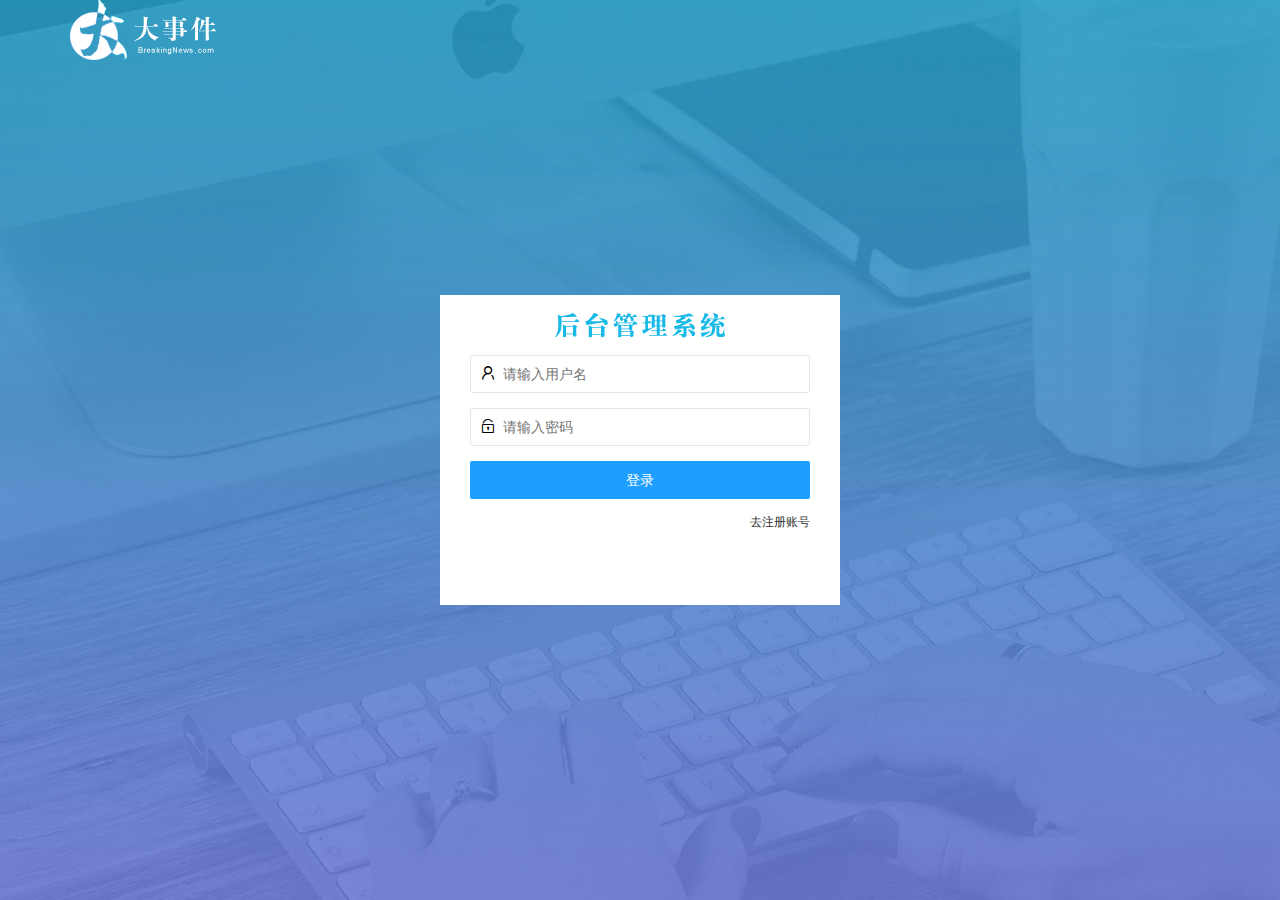
<file: login.html>
<!DOCTYPE html>
<html lang="en">

<head>
    <meta charset="UTF-8" />
    <meta http-equiv="X-UA-Compatible" content="IE=edge" />
    <meta name="viewport" content="width=device-width, initial-scale=1.0" />
    <title>大事件-登录</title>
    <link rel="stylesheet" href="/assets/css/login.css">
    <!-- 导入 LayUI 样式 -->
    <link rel="stylesheet" href="/assets/lib/layui/css/layui.css" />
    <!-- 导入自定义样式 -->
    <link rel="stylesheet" href="/assets/css/login.css" />
</head>

<body>
    <!-- 头部 logo 区域 -->
    <div class="layui-main">
        <img src="/assets/images/logo.png" alt="" />
    </div>

    <!-- 登录注册区域 -->
    <div class="loginAndRegBox">
        <!-- 登录标题 -->
        <div class="title-box"></div>
        <!-- 登录 -->
        <div class="login-box">
            <form class="layui-form" id="form_login">

                <!-- 用户名 -->
                <div class="layui-form-item">
                    <i class="layui-icon layui-icon-username"></i>
                    <input type="text" name="username" required lay-verify="required" placeholder="请输入用户名"
                        autocomplete="off" class="layui-input" />
                </div>

                <!-- 密码 -->
                <div class="layui-form-item">
                    <i class="layui-icon layui-icon-password"></i>
                    <input type="password" name="password" required lay-verify="required" placeholder="请输入密码"
                        autocomplete="off" class="layui-input" />
                </div>

                <!-- 登录按钮 -->
                <div class="layui-form-item">
                    <!-- 注意：表单提交按钮和普通按钮的区别，就是 lay-submit 属性 -->
                    <button class="layui-btn layui-btn-normal layui-btn-fluid" lay-submit>
                        登录
                    </button>
                </div>
                <div class="layui-form-item link">
                    <a href="javascript:;" id="link_reg">去注册账号</a>
                </div>
            </form>
        </div>
        <!-- 注册 -->
        <div class="reg-box">
            <form class="layui-form" id="form_reg">
                <!-- 用户名 -->
                <div class="layui-form-item">
                    <i class="layui-icon layui-icon-username"></i>
                    <input type="text" name="username" required lay-verify="required" placeholder="请输入用户名"
                        autocomplete="off" class="layui-input" />
                </div>

                <!-- 密码 -->
                <div class="layui-form-item">
                    <i class="layui-icon layui-icon-password"></i>
                    <input type="password" name="password" required lay-verify="required|pwd" placeholder="请输入密码"
                        autocomplete="off" class="layui-input" />
                </div>

                <!-- 确认密码 -->
                <div class="layui-form-item">
                    <i class="layui-icon layui-icon-password"></i>
                    <input type="password" name="repassword" required lay-verify="required|pwd|repwd" placeholder="再次确认密码"
                        autocomplete="off" class="layui-input" />
                </div>

                <!-- 注册按钮 -->
                <div class="layui-form-item">
                    <!-- 注意：表单提交按钮和普通按钮的区别，就是 lay-submit 属性 -->
                    <button class="layui-btn layui-btn-normal layui-btn-fluid" lay-submit>
                        注册
                    </button>
                </div>
                <div class="layui-form-item link">
                    <a href="javascript:;" id="link_login">去登录</a>
                </div>
            </form>
        </div>
    </div>

    <!-- 引入各种js -->
    <script src="/assets/lib/jquery.js"></script>
    <script src="/assets/lib/template-web.js"></script>
    <script src="/assets/lib/layui/layui.all.js"></script>
    <script src="/assets/js/login.js"></script>
    <script src="/assets/js/baseURL.js"></script>
</body>

</html>
</file>
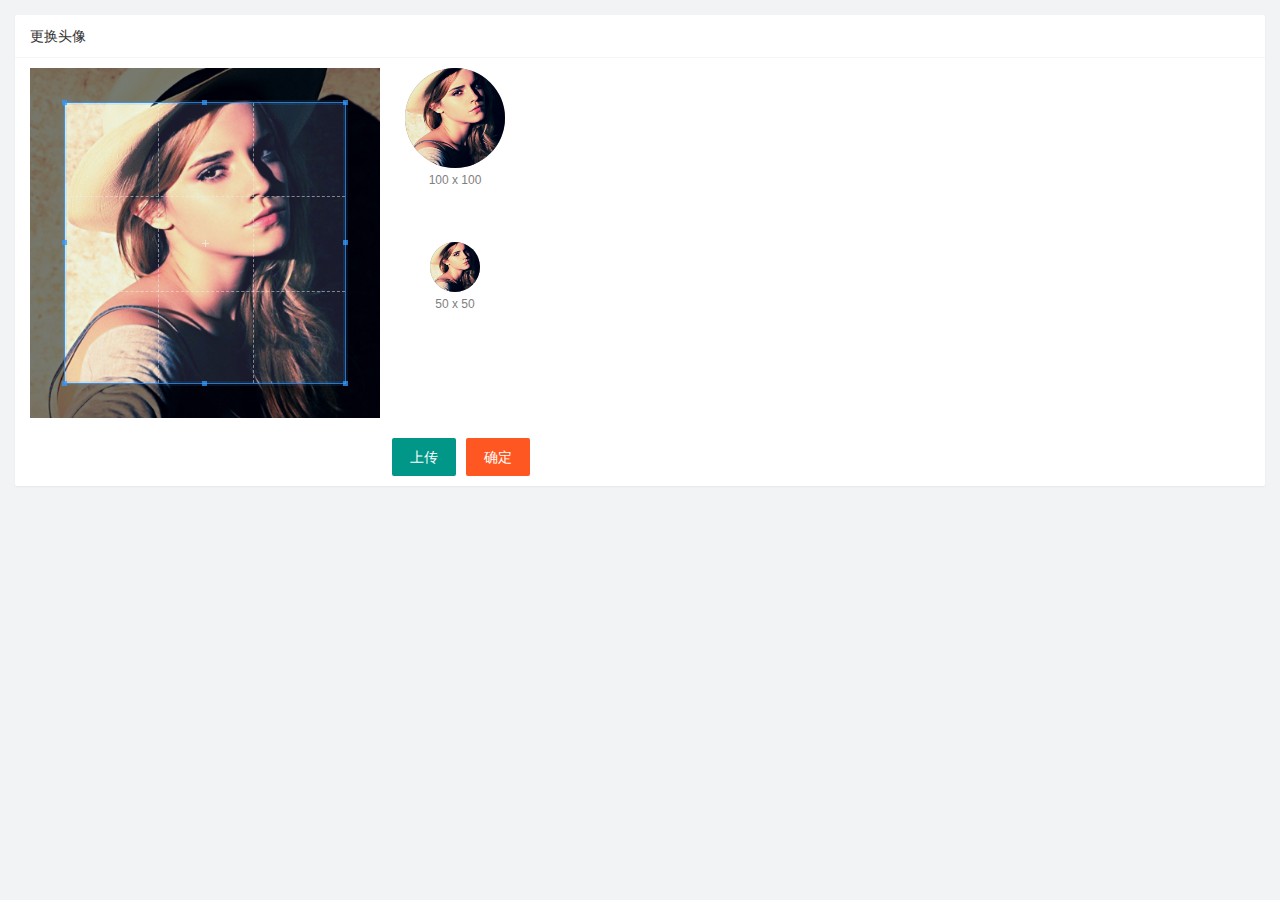
<file: user_avatar.html>
<!DOCTYPE html>
<html lang="en">

<head>
    <meta charset="UTF-8" />
    <meta http-equiv="X-UA-Compatible" content="IE=edge" />
    <meta name="viewport" content="width=device-width, initial-scale=1.0" />
    <title>Document</title>
    <link rel="stylesheet" href="/assets/lib/layui/css/layui.css" />
    <link rel="stylesheet" href="/assets/css/user/user_avatar.css" />
    <link rel="stylesheet" href="/assets/lib/cropper/cropper.css" />
</head>

<body>
    <div class="layui-card">
        <div class="layui-card-header">更换头像</div>
        <div class="layui-card-body">
            <!-- 第一行的图片裁剪和预览区域 -->
            <div class="row1">
                <!-- 图片裁剪区域 -->
                <div class="cropper-box">
                    <!-- 这个 img 标签很重要，将来会把它初始化为裁剪区域 -->
                    <img id="image" src="/assets/images/sample.jpg" />
                </div>
                <!-- 图片的预览区域 -->
                <div class="preview-box">
                    <div>
                        <!-- 宽高为 100px 的预览区域 -->
                        <div class="img-preview w100"></div>
                        <p class="size">100 x 100</p>
                    </div>
                    <div>
                        <!-- 宽高为 50px 的预览区域 -->
                        <div class="img-preview w50"></div>
                        <p class="size">50 x 50</p>
                    </div>
                </div>
            </div>
            <!-- 第二行的按钮区域 -->
            <div class="row2">
                <input type="file" id="file" style="display:none" accept="image/png,image/jpeg" />
                <button type="button" class="layui-btn" id="btnChooseImage" >上传</button>
                <button type="button" class="layui-btn layui-btn-danger" id="btnUpload">确定</button>
            </div>
        </div>
    </div>
</body>
<script src="/assets/lib/jquery.js"></script>
<script src="/assets/lib/cropper/Cropper.js"></script>
<script src="/assets/js/baseURL.js"></script>
<script src="/assets/lib/cropper/jquery-cropper.js"></script>
<script src="/assets/lib/layui/layui.all.js"></script>
<script src="/assets/js/user/user_avatar.js"></script>
</html>
</file>
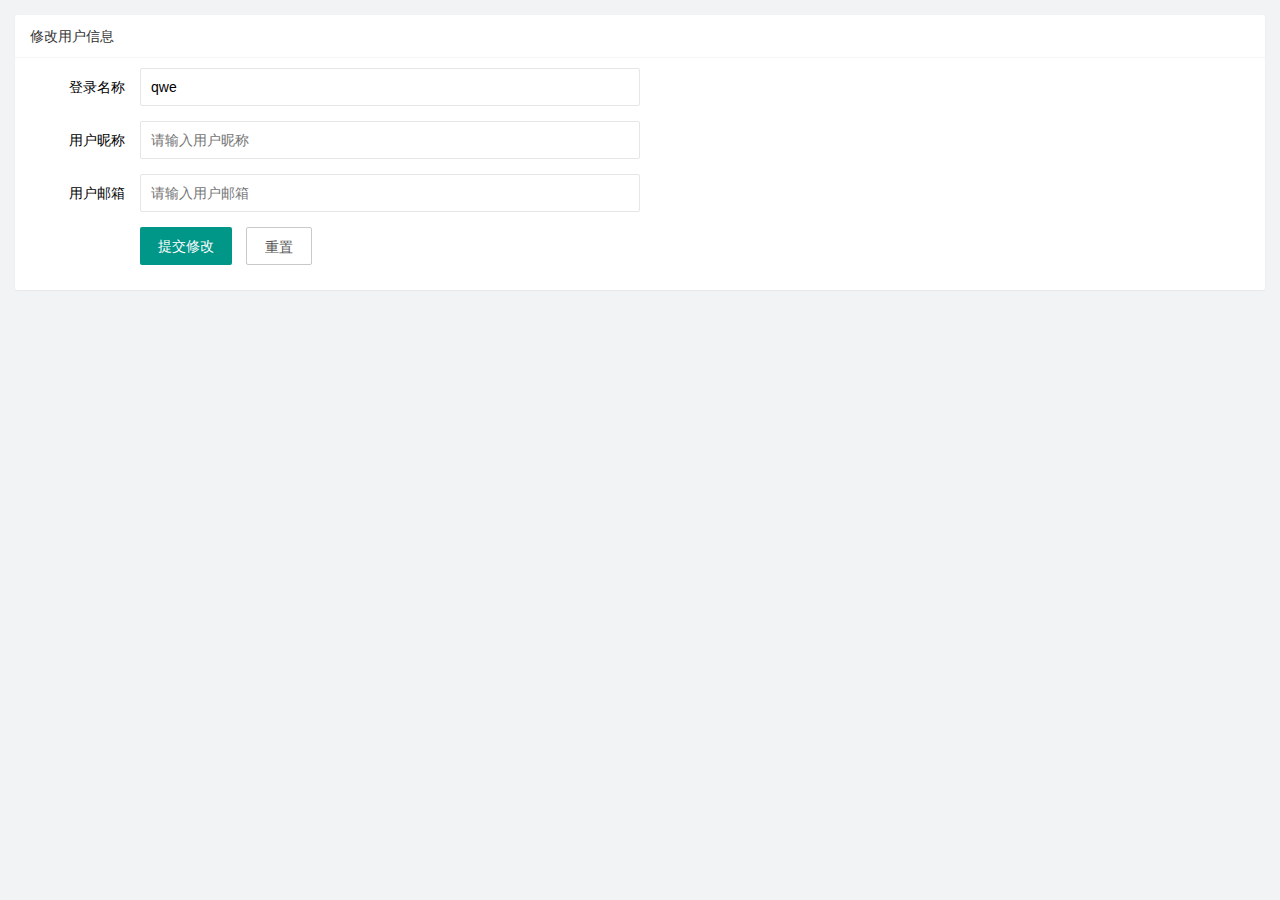
<file: user_info.html>
<!DOCTYPE html>
<html lang="en">

<head>
    <meta charset="UTF-8" />
    <meta http-equiv="X-UA-Compatible" content="IE=edge" />
    <meta name="viewport" content="width=device-width, initial-scale=1.0" />
    <title>Document</title>
    <link rel="stylesheet" href="/assets/lib/layui/css/layui.css">
    <link rel="stylesheet" href="/assets/css/user/user_info.css" />
</head>

<body>
    <div class="layui-card">
        <div class="layui-card-header">修改用户信息</div>
        <div class="layui-card-body">
            <!-- form 表单 -->
            <form class="layui-form" action="" lay-filter="formUserInfo">
                <!-- 隐藏域 -->
                <input type="hidden" name="id">
                <div class="layui-form-item">
                    <label class="layui-form-label">登录名称</label>
                    <div class="layui-input-block">
                        <input type="text" name="username" required readonly lay-verify="required" placeholder="请输入登录名称"
                            autocomplete="off" class="layui-input" value="qwe" />
                    </div>
                </div>
                <div class="layui-form-item">
                    <label class="layui-form-label">用户昵称</label>
                    <div class="layui-input-block">
                        <input type="text" name="nickname" required lay-verify="required|nickname" placeholder="请输入用户昵称"
                            autocomplete="off" class="layui-input" />
                    </div>
                </div>
                <div class="layui-form-item">
                    <label class="layui-form-label">用户邮箱</label>
                    <div class="layui-input-block">
                        <input type="text" name="email" required lay-verify="required|email" placeholder="请输入用户邮箱"
                            autocomplete="off" class="layui-input" />
                    </div>
                </div>
                <div class="layui-form-item">
                    <div class="layui-input-block">
                        <button class="layui-btn" lay-submit lay-filter="formDemo">提交修改</button>
                        <button type="reset" class="layui-btn layui-btn-primary" id="btnReset">重置</button>
                    </div>
                </div>
            </form>
        </div>
    </div>
</body>
<script src="/assets/lib/layui/layui.all.js"></script>
<script src="/assets/lib/jquery.js"></script>
<script src="/assets/js/baseURL.js"></script>
<script src="/assets/js/user/user_info.js"></script>

</html>
</file>
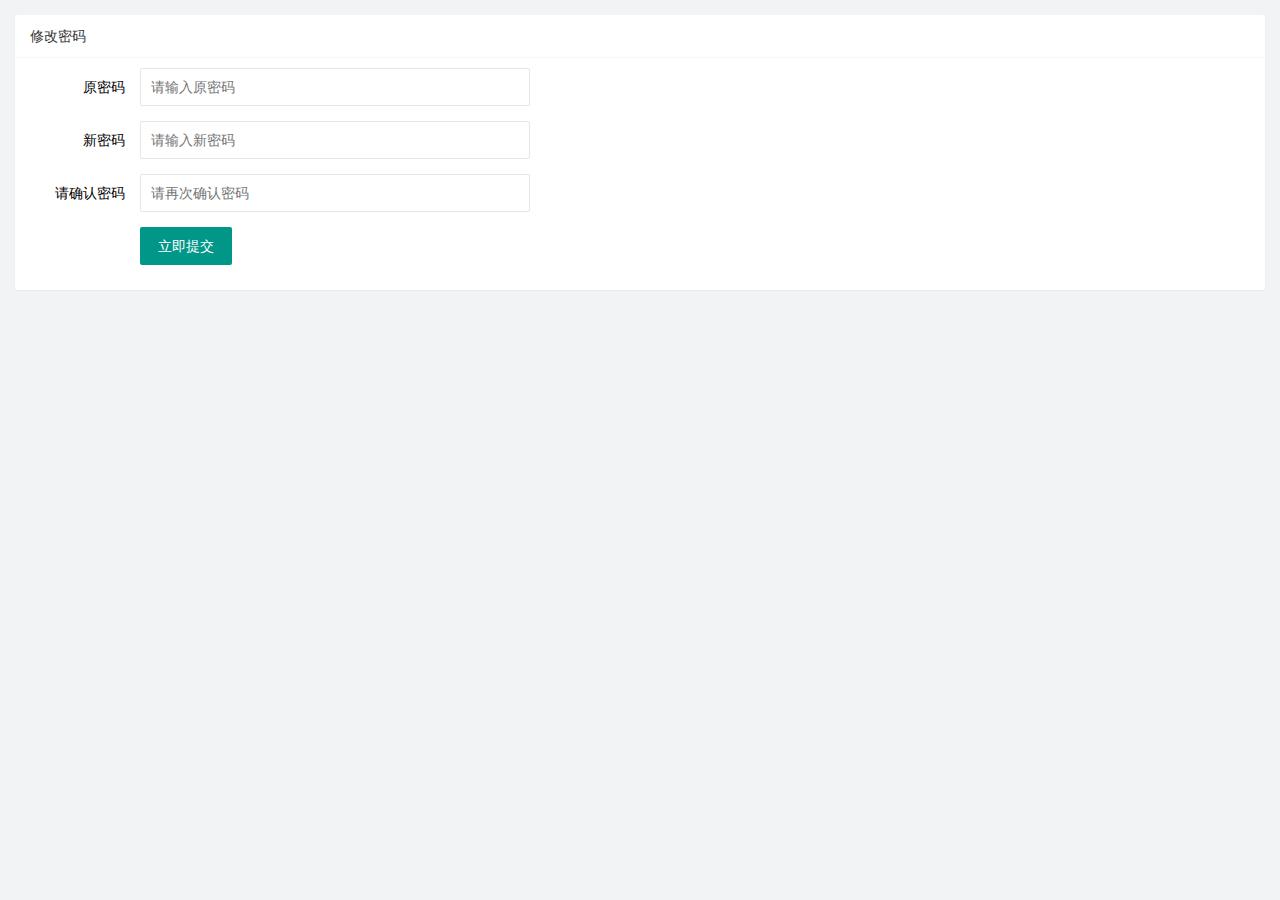
<file: user_pwd.html>
<!DOCTYPE html>
<html lang="en">
  <head>
    <meta charset="UTF-8" />
    <meta http-equiv="X-UA-Compatible" content="IE=edge" />
    <meta name="viewport" content="width=device-width, initial-scale=1.0" />
    <title>Document</title>
    <link rel="stylesheet" href="/assets/lib/layui/css/layui.css" />
    <link rel="stylesheet" href="/assets/css/user/user_pwd.css" />
  </head>
  <body>
    <div class="layui-card">
      <div class="layui-card-header">修改密码</div>
      <div class="layui-card-body">
        <form class="layui-form" action="">
            <div class="layui-form-item">
                <label class="layui-form-label">原密码</label>
                <div class="layui-input-block">
                    <input
                           type="password"
                           name="oldPwd"
                           required
                           lay-verify="required|pwd"
                           placeholder="请输入原密码"
                           autocomplete="off"
                           class="layui-input"
                           />
                </div>
            </div>
            <div class="layui-form-item">
                <label class="layui-form-label">新密码</label>
                <div class="layui-input-block">
                    <input
                           type="password"
                           name="newPwd"
                           required
                           lay-verify="required|pwd|samePwd"
                           placeholder="请输入新密码"
                           autocomplete="off"
                           class="layui-input" 
                           />
                </div>
            </div>
            <div class="layui-form-item">
                <label class="layui-form-label">请确认密码</label>
                <div class="layui-input-block">
                    <input
                           type="password"
                           name="rePwd"
                           required
                           lay-verify="required|pwd|rePwd"
                           placeholder="请再次确认密码"
                           autocomplete="off"
                           class="layui-input"
                           />
                </div>
            </div>
            <div class="layui-form-item">
                <div class="layui-input-block">
                    <button class="layui-btn" lay-submit lay-filter="formDemo">
                        立即提交
                    </button>
                </div>
            </div>
        </form>
      </div>
    </div>
  </body>
  <!-- 导入 layui 的 js -->
<script src="/assets/lib/layui/layui.all.js"></script>
<!-- 导入 jQuery -->
<script src="/assets/lib/jquery.js"></script>
<!-- 导入 baseAPI -->
<script src="/assets/js/baseURL.js"></script>
<!-- 导入自己的 js -->
<script src="/assets/js/user/user_pwd.js"></script>
</html>
</file>
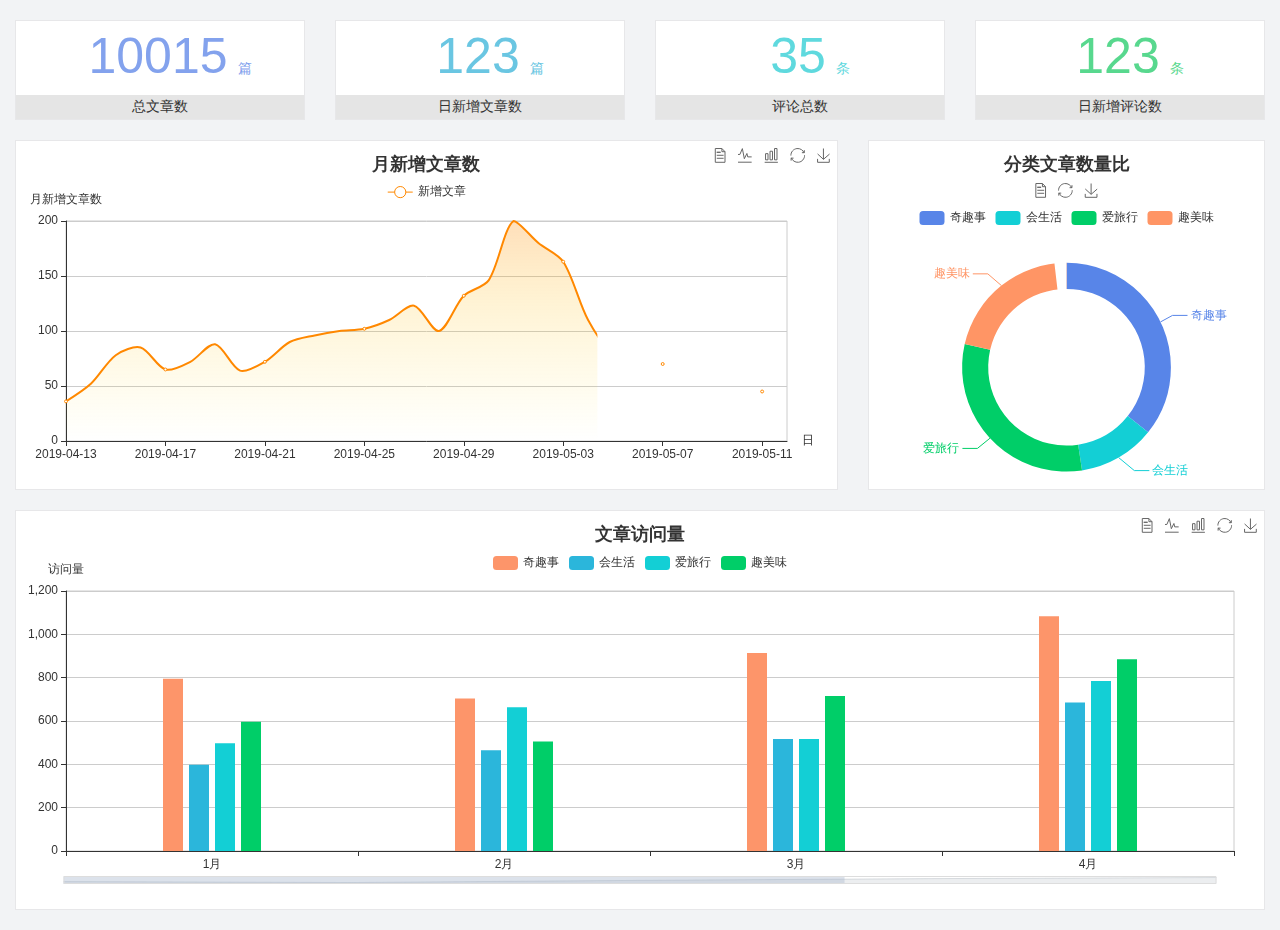
<file: home/dashboard.html>
<!DOCTYPE html>
<html lang="en">

<head>
  <meta charset="UTF-8">
  <meta name="viewport" content="width=device-width, initial-scale=1.0">
  <meta http-equiv="X-UA-Compatible" content="ie=edge">
  <title>图表统计</title>
  <link rel="stylesheet" href="../../assets/lib/bootstrap.css" />
  <link rel="stylesheet" href="../../assets/lib/main.css" />
  <script src="../../assets/lib/jquery.js"></script>
  <script type="text/javascript" src="../../assets/lib/echarts.min.js"></script>
</head>

<body>
  <div class="container-fluid">
    <div class="row spannel_list">
      <div class="col-sm-3 col-xs-6">
        <div class="spannel">
          <em>10015</em><span>篇</span>
          <b>总文章数</b>
        </div>
      </div>
      <div class="col-sm-3 col-xs-6">
        <div class="spannel scolor01">
          <em>123</em><span>篇</span>
          <b>日新增文章数</b>
        </div>
      </div>
      <div class="col-sm-3 col-xs-6">
        <div class="spannel scolor02">
          <em>35</em><span>条</span>
          <b>评论总数</b>
        </div>
      </div>
      <div class="col-sm-3 col-xs-6">
        <div class="spannel scolor03">
          <em>123</em><span>条</span>
          <b>日新增评论数</b>
        </div>
      </div>
    </div>
  </div>

  <div class="container-fluid">
    <div class="row curve-pie">
      <div class="col-lg-8 col-md-8">
        <div class="gragh_pannel" id="curve_show"></div>
      </div>
      <div class="col-lg-4 col-md-4">
        <div class="gragh_pannel" id="pie_show"></div>
      </div>
    </div>
  </div>

  <div class="container-fluid">
    <div class="column_pannel" id="column_show"></div>
  </div>

  <script>
    var oChart = echarts.init(document.getElementById('curve_show'));
    var aList_all = [
      { 'count': 36, 'date': '2019-04-13' },
      { 'count': 52, 'date': '2019-04-14' },
      { 'count': 78, 'date': '2019-04-15' },
      { 'count': 85, 'date': '2019-04-16' },
      { 'count': 65, 'date': '2019-04-17' },
      { 'count': 72, 'date': '2019-04-18' },
      { 'count': 88, 'date': '2019-04-19' },
      { 'count': 64, 'date': '2019-04-20' },
      { 'count': 72, 'date': '2019-04-21' },
      { 'count': 90, 'date': '2019-04-22' },
      { 'count': 96, 'date': '2019-04-23' },
      { 'count': 100, 'date': '2019-04-24' },
      { 'count': 102, 'date': '2019-04-25' },
      { 'count': 110, 'date': '2019-04-26' },
      { 'count': 123, 'date': '2019-04-27' },
      { 'count': 100, 'date': '2019-04-28' },
      { 'count': 132, 'date': '2019-04-29' },
      { 'count': 146, 'date': '2019-04-30' },
      { 'count': 200, 'date': '2019-05-01' },
      { 'count': 180, 'date': '2019-05-02' },
      { 'count': 163, 'date': '2019-05-03' },
      { 'count': 110, 'date': '2019-05-04' },
      { 'count': 80, 'date': '2019-05-05' },
      { 'count': 82, 'date': '2019-05-06' },
      { 'count': 70, 'date': '2019-05-07' },
      { 'count': 65, 'date': '2019-05-08' },
      { 'count': 54, 'date': '2019-05-09' },
      { 'count': 40, 'date': '2019-05-10' },
      { 'count': 45, 'date': '2019-05-11' },
      { 'count': 38, 'date': '2019-05-12' },
    ];

    let aCount = [];
    let aDate = [];

    for (var i = 0; i < aList_all.length; i++) {
      aCount.push(aList_all[i].count);
      aDate.push(aList_all[i].date);
    }

    var chartopt = {
      title: {
        text: '月新增文章数',
        left: 'center',
        top: '10'
      },
      tooltip: {
        trigger: 'axis'
      },
      legend: {
        data: ['新增文章'],
        top: '40'
      },
      toolbox: {
        show: true,
        feature: {
          mark: { show: true },
          dataView: { show: true, readOnly: false },
          magicType: { show: true, type: ['line', 'bar'] },
          restore: { show: true },
          saveAsImage: { show: true }
        }
      },
      calculable: true,
      xAxis: [
        {
          name: '日',
          type: 'category',
          boundaryGap: false,
          data: aDate
        }
      ],
      yAxis: [
        {
          name: '月新增文章数',
          type: 'value'
        }
      ],
      series: [
        {
          name: '新增文章',
          type: 'line',
          smooth: true,
          itemStyle: { normal: { areaStyle: { type: 'default' }, color: '#f80' }, lineStyle: { color: '#f80' } },
          data: aCount
        }],
      areaStyle: {
        normal: {
          color: new echarts.graphic.LinearGradient(0, 0, 0, 1, [{
            offset: 0,
            color: 'rgba(255,136,0,0.39)'
          }, {
            offset: .34,
            color: 'rgba(255,180,0,0.25)'
          }, {
            offset: 1,
            color: 'rgba(255,222,0,0.00)'
          }])

        }
      },
      grid: {
        show: true,
        x: 50,
        x2: 50,
        y: 80,
        height: 220
      }
    };

    oChart.setOption(chartopt);


    var oPie = echarts.init(document.getElementById('pie_show'));
    var oPieopt =
    {
      title: {
        top: 10,
        text: '分类文章数量比',
        x: 'center'
      },
      tooltip: {
        trigger: 'item',
        formatter: "{a} <br/>{b} : {c} ({d}%)"
      },
      color: ['#5885e8', '#13cfd5', '#00ce68', '#ff9565'],
      legend: {
        x: 'center',
        top: 65,
        data: ['奇趣事', '会生活', '爱旅行', '趣美味']
      },
      toolbox: {
        show: true,
        x: 'center',
        top: 35,
        feature: {
          mark: { show: true },
          dataView: { show: true, readOnly: false },
          magicType: {
            show: true,
            type: ['pie', 'funnel'],
            option: {
              funnel: {
                x: '25%',
                width: '50%',
                funnelAlign: 'left',
                max: 1548
              }
            }
          },
          restore: { show: true },
          saveAsImage: { show: true }
        }
      },
      calculable: true,
      series: [
        {
          name: '访问来源',
          type: 'pie',
          radius: ['45%', '60%'],
          center: ['50%', '65%'],
          data: [
            { value: 300, name: '奇趣事' },
            { value: 100, name: '会生活' },
            { value: 260, name: '爱旅行' },
            { value: 180, name: '趣美味' }
          ]
        }
      ]
    };
    oPie.setOption(oPieopt);



    var oColumn = this.echarts.init(document.getElementById('column_show'));
    var oColumnopt =
    {
      title: {
        text: '文章访问量',
        left: 'center',
        top: '10'
      },
      tooltip: {
        trigger: 'axis'
      },
      legend: {
        data: ['奇趣事', '会生活', '爱旅行', '趣美味'],
        top: '40'
      },
      toolbox: {
        show: true,
        feature: {
          mark: { show: true },
          dataView: { show: true, readOnly: false },
          magicType: { show: true, type: ['line', 'bar'] },
          restore: { show: true },
          saveAsImage: { show: true }
        }
      },
      calculable: true,
      xAxis: [
        {
          type: 'category',
          data: ['1月', '2月', '3月', '4月', '5月']
        }
      ],
      yAxis: [
        {
          name: '访问量',
          type: 'value'
        }
      ],
      series: [
        {
          name: '奇趣事',
          type: 'bar',
          barWidth: 20,
          itemStyle: {
            normal: { areaStyle: { type: 'default' }, color: '#fd956a' }
          },
          data: [800, 708, 920, 1090, 1200]
        },
        {
          name: '会生活',
          type: 'bar',
          barWidth: 20,
          itemStyle: {
            normal: { areaStyle: { type: 'default' }, color: '#2bb6db' }
          },
          data: [400, 468, 520, 690, 800]
        },
        {
          name: '爱旅行',
          type: 'bar',
          barWidth: 20,
          itemStyle: {
            normal: { areaStyle: { type: 'default' }, color: '#13cfd5' }
          },
          data: [500, 668, 520, 790, 900]
        },
        {
          name: '趣美味',
          type: 'bar',
          barWidth: 20,
          itemStyle: {
            normal: { areaStyle: { type: 'default' }, color: '#00ce68' }
          },
          data: [600, 508, 720, 890, 1000]
        }
      ],
      grid: {
        show: true,
        x: 50,
        x2: 30,
        y: 80,
        height: 260
      },
      dataZoom: [//给x轴设置滚动条
        {
          start: 0,//默认为0
          end: 100 - 1000 / 31,//默认为100
          type: 'slider',
          show: true,
          xAxisIndex: [0],
          handleSize: 0,//滑动条的 左右2个滑动条的大小
          height: 8,//组件高度
          left: 45, //左边的距离
          right: 50,//右边的距离
          bottom: 26,//右边的距离
          handleColor: '#ddd',//h滑动图标的颜色
          handleStyle: {
            borderColor: "#cacaca",
            borderWidth: "1",
            shadowBlur: 2,
            background: "#ddd",
            shadowColor: "#ddd",
          }
        }]
    };
    oColumn.setOption(oColumnopt);
  </script>
</body>

</html>
</file>
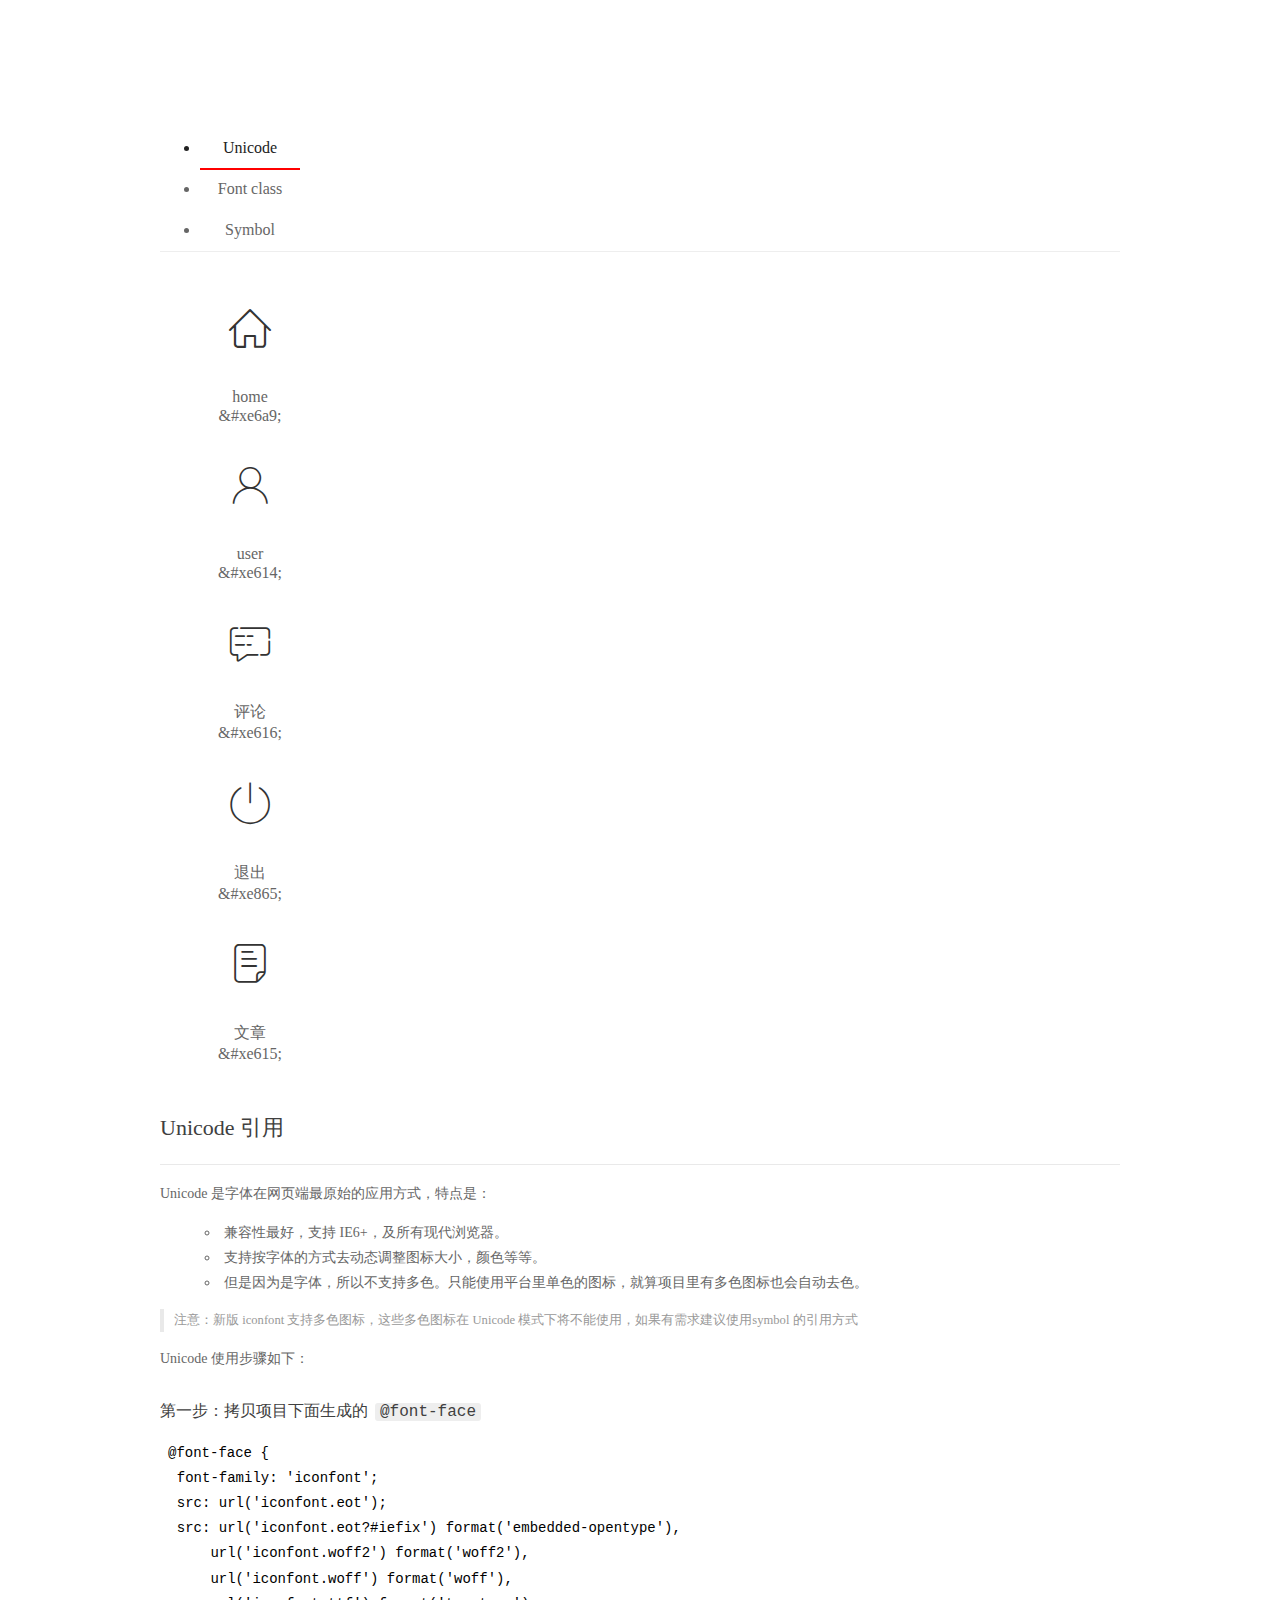
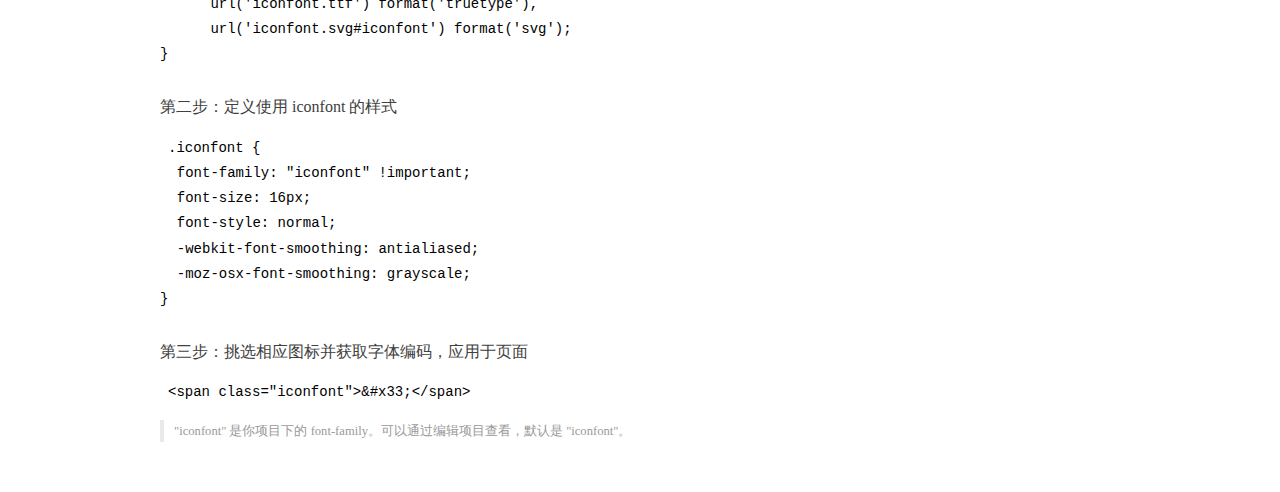
<file: assets/fonts/demo_index.html>
<!DOCTYPE html>
<html>
<head>
  <meta charset="utf-8"/>
  <title>IconFont Demo</title>
  <link rel="shortcut icon" href="https://gtms04.alicdn.com/tps/i4/TB1_oz6GVXXXXaFXpXXJDFnIXXX-64-64.ico" type="image/x-icon"/>
  <link rel="stylesheet" href="https://g.alicdn.com/thx/cube/1.3.2/cube.min.css">
  <link rel="stylesheet" href="demo.css">
  <link rel="stylesheet" href="iconfont.css">
  <script src="iconfont.js"></script>
  <!-- jQuery -->
  <script src="https://a1.alicdn.com/oss/uploads/2018/12/26/7bfddb60-08e8-11e9-9b04-53e73bb6408b.js"></script>
  <!-- 代码高亮 -->
  <script src="https://a1.alicdn.com/oss/uploads/2018/12/26/a3f714d0-08e6-11e9-8a15-ebf944d7534c.js"></script>
</head>
<body>
  <div class="main">
    <h1 class="logo"><a href="https://www.iconfont.cn/" title="iconfont 首页" target="_blank">&#xe86b;</a></h1>
    <div class="nav-tabs">
      <ul id="tabs" class="dib-box">
        <li class="dib active"><span>Unicode</span></li>
        <li class="dib"><span>Font class</span></li>
        <li class="dib"><span>Symbol</span></li>
      </ul>
      
    </div>
    <div class="tab-container">
      <div class="content unicode" style="display: block;">
          <ul class="icon_lists dib-box">
          
            <li class="dib">
              <span class="icon iconfont">&#xe6a9;</span>
                <div class="name">home</div>
                <div class="code-name">&amp;#xe6a9;</div>
              </li>
          
            <li class="dib">
              <span class="icon iconfont">&#xe614;</span>
                <div class="name">user</div>
                <div class="code-name">&amp;#xe614;</div>
              </li>
          
            <li class="dib">
              <span class="icon iconfont">&#xe616;</span>
                <div class="name">评论</div>
                <div class="code-name">&amp;#xe616;</div>
              </li>
          
            <li class="dib">
              <span class="icon iconfont">&#xe865;</span>
                <div class="name">退出</div>
                <div class="code-name">&amp;#xe865;</div>
              </li>
          
            <li class="dib">
              <span class="icon iconfont">&#xe615;</span>
                <div class="name">文章</div>
                <div class="code-name">&amp;#xe615;</div>
              </li>
          
          </ul>
          <div class="article markdown">
          <h2 id="unicode-">Unicode 引用</h2>
          <hr>

          <p>Unicode 是字体在网页端最原始的应用方式，特点是：</p>
          <ul>
            <li>兼容性最好，支持 IE6+，及所有现代浏览器。</li>
            <li>支持按字体的方式去动态调整图标大小，颜色等等。</li>
            <li>但是因为是字体，所以不支持多色。只能使用平台里单色的图标，就算项目里有多色图标也会自动去色。</li>
          </ul>
          <blockquote>
            <p>注意：新版 iconfont 支持多色图标，这些多色图标在 Unicode 模式下将不能使用，如果有需求建议使用symbol 的引用方式</p>
          </blockquote>
          <p>Unicode 使用步骤如下：</p>
          <h3 id="-font-face">第一步：拷贝项目下面生成的 <code>@font-face</code></h3>
<pre><code class="language-css"
>@font-face {
  font-family: 'iconfont';
  src: url('iconfont.eot');
  src: url('iconfont.eot?#iefix') format('embedded-opentype'),
      url('iconfont.woff2') format('woff2'),
      url('iconfont.woff') format('woff'),
      url('iconfont.ttf') format('truetype'),
      url('iconfont.svg#iconfont') format('svg');
}
</code></pre>
          <h3 id="-iconfont-">第二步：定义使用 iconfont 的样式</h3>
<pre><code class="language-css"
>.iconfont {
  font-family: "iconfont" !important;
  font-size: 16px;
  font-style: normal;
  -webkit-font-smoothing: antialiased;
  -moz-osx-font-smoothing: grayscale;
}
</code></pre>
          <h3 id="-">第三步：挑选相应图标并获取字体编码，应用于页面</h3>
<pre>
<code class="language-html"
>&lt;span class="iconfont"&gt;&amp;#x33;&lt;/span&gt;
</code></pre>
          <blockquote>
            <p>"iconfont" 是你项目下的 font-family。可以通过编辑项目查看，默认是 "iconfont"。</p>
          </blockquote>
          </div>
      </div>
      <div class="content font-class">
        <ul class="icon_lists dib-box">
          
          <li class="dib">
            <span class="icon iconfont icon-home"></span>
            <div class="name">
              home
            </div>
            <div class="code-name">.icon-home
            </div>
          </li>
          
          <li class="dib">
            <span class="icon iconfont icon-user"></span>
            <div class="name">
              user
            </div>
            <div class="code-name">.icon-user
            </div>
          </li>
          
          <li class="dib">
            <span class="icon iconfont icon-pinglun"></span>
            <div class="name">
              评论
            </div>
            <div class="code-name">.icon-pinglun
            </div>
          </li>
          
          <li class="dib">
            <span class="icon iconfont icon-tuichu"></span>
            <div class="name">
              退出
            </div>
            <div class="code-name">.icon-tuichu
            </div>
          </li>
          
          <li class="dib">
            <span class="icon iconfont icon-16"></span>
            <div class="name">
              文章
            </div>
            <div class="code-name">.icon-16
            </div>
          </li>
          
        </ul>
        <div class="article markdown">
        <h2 id="font-class-">font-class 引用</h2>
        <hr>

        <p>font-class 是 Unicode 使用方式的一种变种，主要是解决 Unicode 书写不直观，语意不明确的问题。</p>
        <p>与 Unicode 使用方式相比，具有如下特点：</p>
        <ul>
          <li>兼容性良好，支持 IE8+，及所有现代浏览器。</li>
          <li>相比于 Unicode 语意明确，书写更直观。可以很容易分辨这个 icon 是什么。</li>
          <li>因为使用 class 来定义图标，所以当要替换图标时，只需要修改 class 里面的 Unicode 引用。</li>
          <li>不过因为本质上还是使用的字体，所以多色图标还是不支持的。</li>
        </ul>
        <p>使用步骤如下：</p>
        <h3 id="-fontclass-">第一步：引入项目下面生成的 fontclass 代码：</h3>
<pre><code class="language-html">&lt;link rel="stylesheet" href="./iconfont.css"&gt;
</code></pre>
        <h3 id="-">第二步：挑选相应图标并获取类名，应用于页面：</h3>
<pre><code class="language-html">&lt;span class="iconfont icon-xxx"&gt;&lt;/span&gt;
</code></pre>
        <blockquote>
          <p>"
            iconfont" 是你项目下的 font-family。可以通过编辑项目查看，默认是 "iconfont"。</p>
        </blockquote>
      </div>
      </div>
      <div class="content symbol">
          <ul class="icon_lists dib-box">
          
            <li class="dib">
                <svg class="icon svg-icon" aria-hidden="true">
                  <use xlink:href="#icon-home"></use>
                </svg>
                <div class="name">home</div>
                <div class="code-name">#icon-home</div>
            </li>
          
            <li class="dib">
                <svg class="icon svg-icon" aria-hidden="true">
                  <use xlink:href="#icon-user"></use>
                </svg>
                <div class="name">user</div>
                <div class="code-name">#icon-user</div>
            </li>
          
            <li class="dib">
                <svg class="icon svg-icon" aria-hidden="true">
                  <use xlink:href="#icon-pinglun"></use>
                </svg>
                <div class="name">评论</div>
                <div class="code-name">#icon-pinglun</div>
            </li>
          
            <li class="dib">
                <svg class="icon svg-icon" aria-hidden="true">
                  <use xlink:href="#icon-tuichu"></use>
                </svg>
                <div class="name">退出</div>
                <div class="code-name">#icon-tuichu</div>
            </li>
          
            <li class="dib">
                <svg class="icon svg-icon" aria-hidden="true">
                  <use xlink:href="#icon-16"></use>
                </svg>
                <div class="name">文章</div>
                <div class="code-name">#icon-16</div>
            </li>
          
          </ul>
          <div class="article markdown">
          <h2 id="symbol-">Symbol 引用</h2>
          <hr>

          <p>这是一种全新的使用方式，应该说这才是未来的主流，也是平台目前推荐的用法。相关介绍可以参考这篇<a href="">文章</a>
            这种用法其实是做了一个 SVG 的集合，与另外两种相比具有如下特点：</p>
          <ul>
            <li>支持多色图标了，不再受单色限制。</li>
            <li>通过一些技巧，支持像字体那样，通过 <code>font-size</code>, <code>color</code> 来调整样式。</li>
            <li>兼容性较差，支持 IE9+，及现代浏览器。</li>
            <li>浏览器渲染 SVG 的性能一般，还不如 png。</li>
          </ul>
          <p>使用步骤如下：</p>
          <h3 id="-symbol-">第一步：引入项目下面生成的 symbol 代码：</h3>
<pre><code class="language-html">&lt;script src="./iconfont.js"&gt;&lt;/script&gt;
</code></pre>
          <h3 id="-css-">第二步：加入通用 CSS 代码（引入一次就行）：</h3>
<pre><code class="language-html">&lt;style&gt;
.icon {
  width: 1em;
  height: 1em;
  vertical-align: -0.15em;
  fill: currentColor;
  overflow: hidden;
}
&lt;/style&gt;
</code></pre>
          <h3 id="-">第三步：挑选相应图标并获取类名，应用于页面：</h3>
<pre><code class="language-html">&lt;svg class="icon" aria-hidden="true"&gt;
  &lt;use xlink:href="#icon-xxx"&gt;&lt;/use&gt;
&lt;/svg&gt;
</code></pre>
          </div>
      </div>

    </div>
  </div>
  <script>
  $(document).ready(function () {
      $('.tab-container .content:first').show()

      $('#tabs li').click(function (e) {
        var tabContent = $('.tab-container .content')
        var index = $(this).index()

        if ($(this).hasClass('active')) {
          return
        } else {
          $('#tabs li').removeClass('active')
          $(this).addClass('active')

          tabContent.hide().eq(index).fadeIn()
        }
      })
    })
  </script>
</body>
</html>
</file>
<file: assets/css/login.css>
html,
body {
  margin: 0;
  padding: 0;
  width: 100%;
  height: 100%;
  background: url(/assets/images/login_bg.jpg) no-repeat center center/cover;
}

.loginAndRegBox {
  width: 400px;
  height: 310px;
  background-color: #fff;
  position: absolute;
  left: 50%;
  top: 50%;
  transform: translate(-50%, -50%);
}

.loginAndRegBox .title-box {
  height: 60px;
  background: url(/assets/images/login_title.png) no-repeat center;
}

.reg-box {
  display: none;
}
.layui-form {
  padding: 0 30px;
}

.link {
  display: flex;
  justify-content: flex-end;
  font-size: 12px;
}

.layui-form-item {
  position: relative;
}

.layui-icon {
  position: absolute;
  top: 10px;
  left: 10px;
}

.layui-input {
  padding-left: 32px;
}
</file>
<file: assets/lib/layui/css/layui.css>
/** layui-v2.5.5 MIT License By https://www.layui.com */
 .layui-inline,img{display:inline-block;vertical-align:middle}h1,h2,h3,h4,h5,h6{font-weight:400}.layui-edge,.layui-header,.layui-inline,.layui-main{position:relative}.layui-body,.layui-edge,.layui-elip{overflow:hidden}.layui-btn,.layui-edge,.layui-inline,img{vertical-align:middle}.layui-btn,.layui-disabled,.layui-icon,.layui-unselect{-moz-user-select:none;-webkit-user-select:none;-ms-user-select:none}.layui-elip,.layui-form-checkbox span,.layui-form-pane .layui-form-label{text-overflow:ellipsis;white-space:nowrap}.layui-breadcrumb,.layui-tree-btnGroup{visibility:hidden}blockquote,body,button,dd,div,dl,dt,form,h1,h2,h3,h4,h5,h6,input,li,ol,p,pre,td,textarea,th,ul{margin:0;padding:0;-webkit-tap-highlight-color:rgba(0,0,0,0)}a:active,a:hover{outline:0}img{border:none}li{list-style:none}table{border-collapse:collapse;border-spacing:0}h4,h5,h6{font-size:100%}button,input,optgroup,option,select,textarea{font-family:inherit;font-size:inherit;font-style:inherit;font-weight:inherit;outline:0}pre{white-space:pre-wrap;white-space:-moz-pre-wrap;white-space:-pre-wrap;white-space:-o-pre-wrap;word-wrap:break-word}body{line-height:24px;font:14px Helvetica Neue,Helvetica,PingFang SC,Tahoma,Arial,sans-serif}hr{height:1px;margin:10px 0;border:0;clear:both}a{color:#333;text-decoration:none}a:hover{color:#777}a cite{font-style:normal;*cursor:pointer}.layui-border-box,.layui-border-box *{box-sizing:border-box}.layui-box,.layui-box *{box-sizing:content-box}.layui-clear{clear:both;*zoom:1}.layui-clear:after{content:'\20';clear:both;*zoom:1;display:block;height:0}.layui-inline{*display:inline;*zoom:1}.layui-edge{display:inline-block;width:0;height:0;border-width:6px;border-style:dashed;border-color:transparent}.layui-edge-top{top:-4px;border-bottom-color:#999;border-bottom-style:solid}.layui-edge-right{border-left-color:#999;border-left-style:solid}.layui-edge-bottom{top:2px;border-top-color:#999;border-top-style:solid}.layui-edge-left{border-right-color:#999;border-right-style:solid}.layui-disabled,.layui-disabled:hover{color:#d2d2d2!important;cursor:not-allowed!important}.layui-circle{border-radius:100%}.layui-show{display:block!important}.layui-hide{display:none!important}@font-face{font-family:layui-icon;src:url(../font/iconfont.eot?v=250);src:url(../font/iconfont.eot?v=250#iefix) format('embedded-opentype'),url(../font/iconfont.woff2?v=250) format('woff2'),url(../font/iconfont.woff?v=250) format('woff'),url(../font/iconfont.ttf?v=250) format('truetype'),url(../font/iconfont.svg?v=250#layui-icon) format('svg')}.layui-icon{font-family:layui-icon!important;font-size:16px;font-style:normal;-webkit-font-smoothing:antialiased;-moz-osx-font-smoothing:grayscale}.layui-icon-reply-fill:before{content:"\e611"}.layui-icon-set-fill:before{content:"\e614"}.layui-icon-menu-fill:before{content:"\e60f"}.layui-icon-search:before{content:"\e615"}.layui-icon-share:before{content:"\e641"}.layui-icon-set-sm:before{content:"\e620"}.layui-icon-engine:before{content:"\e628"}.layui-icon-close:before{content:"\1006"}.layui-icon-close-fill:before{content:"\1007"}.layui-icon-chart-screen:before{content:"\e629"}.layui-icon-star:before{content:"\e600"}.layui-icon-circle-dot:before{content:"\e617"}.layui-icon-chat:before{content:"\e606"}.layui-icon-release:before{content:"\e609"}.layui-icon-list:before{content:"\e60a"}.layui-icon-chart:before{content:"\e62c"}.layui-icon-ok-circle:before{content:"\1005"}.layui-icon-layim-theme:before{content:"\e61b"}.layui-icon-table:before{content:"\e62d"}.layui-icon-right:before{content:"\e602"}.layui-icon-left:before{content:"\e603"}.layui-icon-cart-simple:before{content:"\e698"}.layui-icon-face-cry:before{content:"\e69c"}.layui-icon-face-smile:before{content:"\e6af"}.layui-icon-survey:before{content:"\e6b2"}.layui-icon-tree:before{content:"\e62e"}.layui-icon-upload-circle:before{content:"\e62f"}.layui-icon-add-circle:before{content:"\e61f"}.layui-icon-download-circle:before{content:"\e601"}.layui-icon-templeate-1:before{content:"\e630"}.layui-icon-util:before{content:"\e631"}.layui-icon-face-surprised:before{content:"\e664"}.layui-icon-edit:before{content:"\e642"}.layui-icon-speaker:before{content:"\e645"}.layui-icon-down:before{content:"\e61a"}.layui-icon-file:before{content:"\e621"}.layui-icon-layouts:before{content:"\e632"}.layui-icon-rate-half:before{content:"\e6c9"}.layui-icon-add-circle-fine:before{content:"\e608"}.layui-icon-prev-circle:before{content:"\e633"}.layui-icon-read:before{content:"\e705"}.layui-icon-404:before{content:"\e61c"}.layui-icon-carousel:before{content:"\e634"}.layui-icon-help:before{content:"\e607"}.layui-icon-code-circle:before{content:"\e635"}.layui-icon-water:before{content:"\e636"}.layui-icon-username:before{content:"\e66f"}.layui-icon-find-fill:before{content:"\e670"}.layui-icon-about:before{content:"\e60b"}.layui-icon-location:before{content:"\e715"}.layui-icon-up:before{content:"\e619"}.layui-icon-pause:before{content:"\e651"}.layui-icon-date:before{content:"\e637"}.layui-icon-layim-uploadfile:before{content:"\e61d"}.layui-icon-delete:before{content:"\e640"}.layui-icon-play:before{content:"\e652"}.layui-icon-top:before{content:"\e604"}.layui-icon-friends:before{content:"\e612"}.layui-icon-refresh-3:before{content:"\e9aa"}.layui-icon-ok:before{content:"\e605"}.layui-icon-layer:before{content:"\e638"}.layui-icon-face-smile-fine:before{content:"\e60c"}.layui-icon-dollar:before{content:"\e659"}.layui-icon-group:before{content:"\e613"}.layui-icon-layim-download:before{content:"\e61e"}.layui-icon-picture-fine:before{content:"\e60d"}.layui-icon-link:before{content:"\e64c"}.layui-icon-diamond:before{content:"\e735"}.layui-icon-log:before{content:"\e60e"}.layui-icon-rate-solid:before{content:"\e67a"}.layui-icon-fonts-del:before{content:"\e64f"}.layui-icon-unlink:before{content:"\e64d"}.layui-icon-fonts-clear:before{content:"\e639"}.layui-icon-triangle-r:before{content:"\e623"}.layui-icon-circle:before{content:"\e63f"}.layui-icon-radio:before{content:"\e643"}.layui-icon-align-center:before{content:"\e647"}.layui-icon-align-right:before{content:"\e648"}.layui-icon-align-left:before{content:"\e649"}.layui-icon-loading-1:before{content:"\e63e"}.layui-icon-return:before{content:"\e65c"}.layui-icon-fonts-strong:before{content:"\e62b"}.layui-icon-upload:before{content:"\e67c"}.layui-icon-dialogue:before{content:"\e63a"}.layui-icon-video:before{content:"\e6ed"}.layui-icon-headset:before{content:"\e6fc"}.layui-icon-cellphone-fine:before{content:"\e63b"}.layui-icon-add-1:before{content:"\e654"}.layui-icon-face-smile-b:before{content:"\e650"}.layui-icon-fonts-html:before{content:"\e64b"}.layui-icon-form:before{content:"\e63c"}.layui-icon-cart:before{content:"\e657"}.layui-icon-camera-fill:before{content:"\e65d"}.layui-icon-tabs:before{content:"\e62a"}.layui-icon-fonts-code:before{content:"\e64e"}.layui-icon-fire:before{content:"\e756"}.layui-icon-set:before{content:"\e716"}.layui-icon-fonts-u:before{content:"\e646"}.layui-icon-triangle-d:before{content:"\e625"}.layui-icon-tips:before{content:"\e702"}.layui-icon-picture:before{content:"\e64a"}.layui-icon-more-vertical:before{content:"\e671"}.layui-icon-flag:before{content:"\e66c"}.layui-icon-loading:before{content:"\e63d"}.layui-icon-fonts-i:before{content:"\e644"}.layui-icon-refresh-1:before{content:"\e666"}.layui-icon-rmb:before{content:"\e65e"}.layui-icon-home:before{content:"\e68e"}.layui-icon-user:before{content:"\e770"}.layui-icon-notice:before{content:"\e667"}.layui-icon-login-weibo:before{content:"\e675"}.layui-icon-voice:before{content:"\e688"}.layui-icon-upload-drag:before{content:"\e681"}.layui-icon-login-qq:before{content:"\e676"}.layui-icon-snowflake:before{content:"\e6b1"}.layui-icon-file-b:before{content:"\e655"}.layui-icon-template:before{content:"\e663"}.layui-icon-auz:before{content:"\e672"}.layui-icon-console:before{content:"\e665"}.layui-icon-app:before{content:"\e653"}.layui-icon-prev:before{content:"\e65a"}.layui-icon-website:before{content:"\e7ae"}.layui-icon-next:before{content:"\e65b"}.layui-icon-component:before{content:"\e857"}.layui-icon-more:before{content:"\e65f"}.layui-icon-login-wechat:before{content:"\e677"}.layui-icon-shrink-right:before{content:"\e668"}.layui-icon-spread-left:before{content:"\e66b"}.layui-icon-camera:before{content:"\e660"}.layui-icon-note:before{content:"\e66e"}.layui-icon-refresh:before{content:"\e669"}.layui-icon-female:before{content:"\e661"}.layui-icon-male:before{content:"\e662"}.layui-icon-password:before{content:"\e673"}.layui-icon-senior:before{content:"\e674"}.layui-icon-theme:before{content:"\e66a"}.layui-icon-tread:before{content:"\e6c5"}.layui-icon-praise:before{content:"\e6c6"}.layui-icon-star-fill:before{content:"\e658"}.layui-icon-rate:before{content:"\e67b"}.layui-icon-template-1:before{content:"\e656"}.layui-icon-vercode:before{content:"\e679"}.layui-icon-cellphone:before{content:"\e678"}.layui-icon-screen-full:before{content:"\e622"}.layui-icon-screen-restore:before{content:"\e758"}.layui-icon-cols:before{content:"\e610"}.layui-icon-export:before{content:"\e67d"}.layui-icon-print:before{content:"\e66d"}.layui-icon-slider:before{content:"\e714"}.layui-icon-addition:before{content:"\e624"}.layui-icon-subtraction:before{content:"\e67e"}.layui-icon-service:before{content:"\e626"}.layui-icon-transfer:before{content:"\e691"}.layui-main{width:1140px;margin:0 auto}.layui-header{z-index:1000;height:60px}.layui-header a:hover{transition:all .5s;-webkit-transition:all .5s}.layui-side{position:fixed;left:0;top:0;bottom:0;z-index:999;width:200px;overflow-x:hidden}.layui-side-scroll{position:relative;width:220px;height:100%;overflow-x:hidden}.layui-body{position:absolute;left:200px;right:0;top:0;bottom:0;z-index:998;width:auto;overflow-y:auto;box-sizing:border-box}.layui-layout-body{overflow:hidden}.layui-layout-admin .layui-header{background-color:#23262E}.layui-layout-admin .layui-side{top:60px;width:200px;overflow-x:hidden}.layui-layout-admin .layui-body{position:fixed;top:60px;bottom:44px}.layui-layout-admin .layui-main{width:auto;margin:0 15px}.layui-layout-admin .layui-footer{position:fixed;left:200px;right:0;bottom:0;height:44px;line-height:44px;padding:0 15px;background-color:#eee}.layui-layout-admin .layui-logo{position:absolute;left:0;top:0;width:200px;height:100%;line-height:60px;text-align:center;color:#009688;font-size:16px}.layui-layout-admin .layui-header .layui-nav{background:0 0}.layui-layout-left{position:absolute!important;left:200px;top:0}.layui-layout-right{position:absolute!important;right:0;top:0}.layui-container{position:relative;margin:0 auto;padding:0 15px;box-sizing:border-box}.layui-fluid{position:relative;margin:0 auto;padding:0 15px}.layui-row:after,.layui-row:before{content:'';display:block;clear:both}.layui-col-lg1,.layui-col-lg10,.layui-col-lg11,.layui-col-lg12,.layui-col-lg2,.layui-col-lg3,.layui-col-lg4,.layui-col-lg5,.layui-col-lg6,.layui-col-lg7,.layui-col-lg8,.layui-col-lg9,.layui-col-md1,.layui-col-md10,.layui-col-md11,.layui-col-md12,.layui-col-md2,.layui-col-md3,.layui-col-md4,.layui-col-md5,.layui-col-md6,.layui-col-md7,.layui-col-md8,.layui-col-md9,.layui-col-sm1,.layui-col-sm10,.layui-col-sm11,.layui-col-sm12,.layui-col-sm2,.layui-col-sm3,.layui-col-sm4,.layui-col-sm5,.layui-col-sm6,.layui-col-sm7,.layui-col-sm8,.layui-col-sm9,.layui-col-xs1,.layui-col-xs10,.layui-col-xs11,.layui-col-xs12,.layui-col-xs2,.layui-col-xs3,.layui-col-xs4,.layui-col-xs5,.layui-col-xs6,.layui-col-xs7,.layui-col-xs8,.layui-col-xs9{position:relative;display:block;box-sizing:border-box}.layui-col-xs1,.layui-col-xs10,.layui-col-xs11,.layui-col-xs12,.layui-col-xs2,.layui-col-xs3,.layui-col-xs4,.layui-col-xs5,.layui-col-xs6,.layui-col-xs7,.layui-col-xs8,.layui-col-xs9{float:left}.layui-col-xs1{width:8.33333333%}.layui-col-xs2{width:16.66666667%}.layui-col-xs3{width:25%}.layui-col-xs4{width:33.33333333%}.layui-col-xs5{width:41.66666667%}.layui-col-xs6{width:50%}.layui-col-xs7{width:58.33333333%}.layui-col-xs8{width:66.66666667%}.layui-col-xs9{width:75%}.layui-col-xs10{width:83.33333333%}.layui-col-xs11{width:91.66666667%}.layui-col-xs12{width:100%}.layui-col-xs-offset1{margin-left:8.33333333%}.layui-col-xs-offset2{margin-left:16.66666667%}.layui-col-xs-offset3{margin-left:25%}.layui-col-xs-offset4{margin-left:33.33333333%}.layui-col-xs-offset5{margin-left:41.66666667%}.layui-col-xs-offset6{margin-left:50%}.layui-col-xs-offset7{margin-left:58.33333333%}.layui-col-xs-offset8{margin-left:66.66666667%}.layui-col-xs-offset9{margin-left:75%}.layui-col-xs-offset10{margin-left:83.33333333%}.layui-col-xs-offset11{margin-left:91.66666667%}.layui-col-xs-offset12{margin-left:100%}@media screen and (max-width:768px){.layui-hide-xs{display:none!important}.layui-show-xs-block{display:block!important}.layui-show-xs-inline{display:inline!important}.layui-show-xs-inline-block{display:inline-block!important}}@media screen and (min-width:768px){.layui-container{width:750px}.layui-hide-sm{display:none!important}.layui-show-sm-block{display:block!important}.layui-show-sm-inline{display:inline!important}.layui-show-sm-inline-block{display:inline-block!important}.layui-col-sm1,.layui-col-sm10,.layui-col-sm11,.layui-col-sm12,.layui-col-sm2,.layui-col-sm3,.layui-col-sm4,.layui-col-sm5,.layui-col-sm6,.layui-col-sm7,.layui-col-sm8,.layui-col-sm9{float:left}.layui-col-sm1{width:8.33333333%}.layui-col-sm2{width:16.66666667%}.layui-col-sm3{width:25%}.layui-col-sm4{width:33.33333333%}.layui-col-sm5{width:41.66666667%}.layui-col-sm6{width:50%}.layui-col-sm7{width:58.33333333%}.layui-col-sm8{width:66.66666667%}.layui-col-sm9{width:75%}.layui-col-sm10{width:83.33333333%}.layui-col-sm11{width:91.66666667%}.layui-col-sm12{width:100%}.layui-col-sm-offset1{margin-left:8.33333333%}.layui-col-sm-offset2{margin-left:16.66666667%}.layui-col-sm-offset3{margin-left:25%}.layui-col-sm-offset4{margin-left:33.33333333%}.layui-col-sm-offset5{margin-left:41.66666667%}.layui-col-sm-offset6{margin-left:50%}.layui-col-sm-offset7{margin-left:58.33333333%}.layui-col-sm-offset8{margin-left:66.66666667%}.layui-col-sm-offset9{margin-left:75%}.layui-col-sm-offset10{margin-left:83.33333333%}.layui-col-sm-offset11{margin-left:91.66666667%}.layui-col-sm-offset12{margin-left:100%}}@media screen and (min-width:992px){.layui-container{width:970px}.layui-hide-md{display:none!important}.layui-show-md-block{display:block!important}.layui-show-md-inline{display:inline!important}.layui-show-md-inline-block{display:inline-block!important}.layui-col-md1,.layui-col-md10,.layui-col-md11,.layui-col-md12,.layui-col-md2,.layui-col-md3,.layui-col-md4,.layui-col-md5,.layui-col-md6,.layui-col-md7,.layui-col-md8,.layui-col-md9{float:left}.layui-col-md1{width:8.33333333%}.layui-col-md2{width:16.66666667%}.layui-col-md3{width:25%}.layui-col-md4{width:33.33333333%}.layui-col-md5{width:41.66666667%}.layui-col-md6{width:50%}.layui-col-md7{width:58.33333333%}.layui-col-md8{width:66.66666667%}.layui-col-md9{width:75%}.layui-col-md10{width:83.33333333%}.layui-col-md11{width:91.66666667%}.layui-col-md12{width:100%}.layui-col-md-offset1{margin-left:8.33333333%}.layui-col-md-offset2{margin-left:16.66666667%}.layui-col-md-offset3{margin-left:25%}.layui-col-md-offset4{margin-left:33.33333333%}.layui-col-md-offset5{margin-left:41.66666667%}.layui-col-md-offset6{margin-left:50%}.layui-col-md-offset7{margin-left:58.33333333%}.layui-col-md-offset8{margin-left:66.66666667%}.layui-col-md-offset9{margin-left:75%}.layui-col-md-offset10{margin-left:83.33333333%}.layui-col-md-offset11{margin-left:91.66666667%}.layui-col-md-offset12{margin-left:100%}}@media screen and (min-width:1200px){.layui-container{width:1170px}.layui-hide-lg{display:none!important}.layui-show-lg-block{display:block!important}.layui-show-lg-inline{display:inline!important}.layui-show-lg-inline-block{display:inline-block!important}.layui-col-lg1,.layui-col-lg10,.layui-col-lg11,.layui-col-lg12,.layui-col-lg2,.layui-col-lg3,.layui-col-lg4,.layui-col-lg5,.layui-col-lg6,.layui-col-lg7,.layui-col-lg8,.layui-col-lg9{float:left}.layui-col-lg1{width:8.33333333%}.layui-col-lg2{width:16.66666667%}.layui-col-lg3{width:25%}.layui-col-lg4{width:33.33333333%}.layui-col-lg5{width:41.66666667%}.layui-col-lg6{width:50%}.layui-col-lg7{width:58.33333333%}.layui-col-lg8{width:66.66666667%}.layui-col-lg9{width:75%}.layui-col-lg10{width:83.33333333%}.layui-col-lg11{width:91.66666667%}.layui-col-lg12{width:100%}.layui-col-lg-offset1{margin-left:8.33333333%}.layui-col-lg-offset2{margin-left:16.66666667%}.layui-col-lg-offset3{margin-left:25%}.layui-col-lg-offset4{margin-left:33.33333333%}.layui-col-lg-offset5{margin-left:41.66666667%}.layui-col-lg-offset6{margin-left:50%}.layui-col-lg-offset7{margin-left:58.33333333%}.layui-col-lg-offset8{margin-left:66.66666667%}.layui-col-lg-offset9{margin-left:75%}.layui-col-lg-offset10{margin-left:83.33333333%}.layui-col-lg-offset11{margin-left:91.66666667%}.layui-col-lg-offset12{margin-left:100%}}.layui-col-space1{margin:-.5px}.layui-col-space1>*{padding:.5px}.layui-col-space3{margin:-1.5px}.layui-col-space3>*{padding:1.5px}.layui-col-space5{margin:-2.5px}.layui-col-space5>*{padding:2.5px}.layui-col-space8{margin:-3.5px}.layui-col-space8>*{padding:3.5px}.layui-col-space10{margin:-5px}.layui-col-space10>*{padding:5px}.layui-col-space12{margin:-6px}.layui-col-space12>*{padding:6px}.layui-col-space15{margin:-7.5px}.layui-col-space15>*{padding:7.5px}.layui-col-space18{margin:-9px}.layui-col-space18>*{padding:9px}.layui-col-space20{margin:-10px}.layui-col-space20>*{padding:10px}.layui-col-space22{margin:-11px}.layui-col-space22>*{padding:11px}.layui-col-space25{margin:-12.5px}.layui-col-space25>*{padding:12.5px}.layui-col-space30{margin:-15px}.layui-col-space30>*{padding:15px}.layui-btn,.layui-input,.layui-select,.layui-textarea,.layui-upload-button{outline:0;-webkit-appearance:none;transition:all .3s;-webkit-transition:all .3s;box-sizing:border-box}.layui-elem-quote{margin-bottom:10px;padding:15px;line-height:22px;border-left:5px solid #009688;border-radius:0 2px 2px 0;background-color:#f2f2f2}.layui-quote-nm{border-style:solid;border-width:1px 1px 1px 5px;background:0 0}.layui-elem-field{margin-bottom:10px;padding:0;border-width:1px;border-style:solid}.layui-elem-field legend{margin-left:20px;padding:0 10px;font-size:20px;font-weight:300}.layui-field-title{margin:10px 0 20px;border-width:1px 0 0}.layui-field-box{padding:10px 15px}.layui-field-title .layui-field-box{padding:10px 0}.layui-progress{position:relative;height:6px;border-radius:20px;background-color:#e2e2e2}.layui-progress-bar{position:absolute;left:0;top:0;width:0;max-width:100%;height:6px;border-radius:20px;text-align:right;background-color:#5FB878;transition:all .3s;-webkit-transition:all .3s}.layui-progress-big,.layui-progress-big .layui-progress-bar{height:18px;line-height:18px}.layui-progress-text{position:relative;top:-20px;line-height:18px;font-size:12px;color:#666}.layui-progress-big .layui-progress-text{position:static;padding:0 10px;color:#fff}.layui-collapse{border-width:1px;border-style:solid;border-radius:2px}.layui-colla-content,.layui-colla-item{border-top-width:1px;border-top-style:solid}.layui-colla-item:first-child{border-top:none}.layui-colla-title{position:relative;height:42px;line-height:42px;padding:0 15px 0 35px;color:#333;background-color:#f2f2f2;cursor:pointer;font-size:14px;overflow:hidden}.layui-colla-content{display:none;padding:10px 15px;line-height:22px;color:#666}.layui-colla-icon{position:absolute;left:15px;top:0;font-size:14px}.layui-card{margin-bottom:15px;border-radius:2px;background-color:#fff;box-shadow:0 1px 2px 0 rgba(0,0,0,.05)}.layui-card:last-child{margin-bottom:0}.layui-card-header{position:relative;height:42px;line-height:42px;padding:0 15px;border-bottom:1px solid #f6f6f6;color:#333;border-radius:2px 2px 0 0;font-size:14px}.layui-bg-black,.layui-bg-blue,.layui-bg-cyan,.layui-bg-green,.layui-bg-orange,.layui-bg-red{color:#fff!important}.layui-card-body{position:relative;padding:10px 15px;line-height:24px}.layui-card-body[pad15]{padding:15px}.layui-card-body[pad20]{padding:20px}.layui-card-body .layui-table{margin:5px 0}.layui-card .layui-tab{margin:0}.layui-panel-window{position:relative;padding:15px;border-radius:0;border-top:5px solid #E6E6E6;background-color:#fff}.layui-auxiliar-moving{position:fixed;left:0;right:0;top:0;bottom:0;width:100%;height:100%;background:0 0;z-index:9999999999}.layui-form-label,.layui-form-mid,.layui-form-select,.layui-input-block,.layui-input-inline,.layui-textarea{position:relative}.layui-bg-red{background-color:#FF5722!important}.layui-bg-orange{background-color:#FFB800!important}.layui-bg-green{background-color:#009688!important}.layui-bg-cyan{background-color:#2F4056!important}.layui-bg-blue{background-color:#1E9FFF!important}.layui-bg-black{background-color:#393D49!important}.layui-bg-gray{background-color:#eee!important;color:#666!important}.layui-badge-rim,.layui-colla-content,.layui-colla-item,.layui-collapse,.layui-elem-field,.layui-form-pane .layui-form-item[pane],.layui-form-pane .layui-form-label,.layui-input,.layui-layedit,.layui-layedit-tool,.layui-quote-nm,.layui-select,.layui-tab-bar,.layui-tab-card,.layui-tab-title,.layui-tab-title .layui-this:after,.layui-textarea{border-color:#e6e6e6}.layui-timeline-item:before,hr{background-color:#e6e6e6}.layui-text{line-height:22px;font-size:14px;color:#666}.layui-text h1,.layui-text h2,.layui-text h3{font-weight:500;color:#333}.layui-text h1{font-size:30px}.layui-text h2{font-size:24px}.layui-text h3{font-size:18px}.layui-text a:not(.layui-btn){color:#01AAED}.layui-text a:not(.layui-btn):hover{text-decoration:underline}.layui-text ul{padding:5px 0 5px 15px}.layui-text ul li{margin-top:5px;list-style-type:disc}.layui-text em,.layui-word-aux{color:#999!important;padding:0 5px!important}.layui-btn{display:inline-block;height:38px;line-height:38px;padding:0 18px;background-color:#009688;color:#fff;white-space:nowrap;text-align:center;font-size:14px;border:none;border-radius:2px;cursor:pointer}.layui-btn:hover{opacity:.8;filter:alpha(opacity=80);color:#fff}.layui-btn:active{opacity:1;filter:alpha(opacity=100)}.layui-btn+.layui-btn{margin-left:10px}.layui-btn-container{font-size:0}.layui-btn-container .layui-btn{margin-right:10px;margin-bottom:10px}.layui-btn-container .layui-btn+.layui-btn{margin-left:0}.layui-table .layui-btn-container .layui-btn{margin-bottom:9px}.layui-btn-radius{border-radius:100px}.layui-btn .layui-icon{margin-right:3px;font-size:18px;vertical-align:bottom;vertical-align:middle\9}.layui-btn-primary{border:1px solid #C9C9C9;background-color:#fff;color:#555}.layui-btn-primary:hover{border-color:#009688;color:#333}.layui-btn-normal{background-color:#1E9FFF}.layui-btn-warm{background-color:#FFB800}.layui-btn-danger{background-color:#FF5722}.layui-btn-checked{background-color:#5FB878}.layui-btn-disabled,.layui-btn-disabled:active,.layui-btn-disabled:hover{border:1px solid #e6e6e6;background-color:#FBFBFB;color:#C9C9C9;cursor:not-allowed;opacity:1}.layui-btn-lg{height:44px;line-height:44px;padding:0 25px;font-size:16px}.layui-btn-sm{height:30px;line-height:30px;padding:0 10px;font-size:12px}.layui-btn-sm i{font-size:16px!important}.layui-btn-xs{height:22px;line-height:22px;padding:0 5px;font-size:12px}.layui-btn-xs i{font-size:14px!important}.layui-btn-group{display:inline-block;vertical-align:middle;font-size:0}.layui-btn-group .layui-btn{margin-left:0!important;margin-right:0!important;border-left:1px solid rgba(255,255,255,.5);border-radius:0}.layui-btn-group .layui-btn-primary{border-left:none}.layui-btn-group .layui-btn-primary:hover{border-color:#C9C9C9;color:#009688}.layui-btn-group .layui-btn:first-child{border-left:none;border-radius:2px 0 0 2px}.layui-btn-group .layui-btn-primary:first-child{border-left:1px solid #c9c9c9}.layui-btn-group .layui-btn:last-child{border-radius:0 2px 2px 0}.layui-btn-group .layui-btn+.layui-btn{margin-left:0}.layui-btn-group+.layui-btn-group{margin-left:10px}.layui-btn-fluid{width:100%}.layui-input,.layui-select,.layui-textarea{height:38px;line-height:1.3;line-height:38px\9;border-width:1px;border-style:solid;background-color:#fff;border-radius:2px}.layui-input::-webkit-input-placeholder,.layui-select::-webkit-input-placeholder,.layui-textarea::-webkit-input-placeholder{line-height:1.3}.layui-input,.layui-textarea{display:block;width:100%;padding-left:10px}.layui-input:hover,.layui-textarea:hover{border-color:#D2D2D2!important}.layui-input:focus,.layui-textarea:focus{border-color:#C9C9C9!important}.layui-textarea{min-height:100px;height:auto;line-height:20px;padding:6px 10px;resize:vertical}.layui-select{padding:0 10px}.layui-form input[type=checkbox],.layui-form input[type=radio],.layui-form select{display:none}.layui-form [lay-ignore]{display:initial}.layui-form-item{margin-bottom:15px;clear:both;*zoom:1}.layui-form-item:after{content:'\20';clear:both;*zoom:1;display:block;height:0}.layui-form-label{float:left;display:block;padding:9px 15px;width:80px;font-weight:400;line-height:20px;text-align:right}.layui-form-label-col{display:block;float:none;padding:9px 0;line-height:20px;text-align:left}.layui-form-item .layui-inline{margin-bottom:5px;margin-right:10px}.layui-input-block{margin-left:110px;min-height:36px}.layui-input-inline{display:inline-block;vertical-align:middle}.layui-form-item .layui-input-inline{float:left;width:190px;margin-right:10px}.layui-form-text .layui-input-inline{width:auto}.layui-form-mid{float:left;display:block;padding:9px 0!important;line-height:20px;margin-right:10px}.layui-form-danger+.layui-form-select .layui-input,.layui-form-danger:focus{border-color:#FF5722!important}.layui-form-select .layui-input{padding-right:30px;cursor:pointer}.layui-form-select .layui-edge{position:absolute;right:10px;top:50%;margin-top:-3px;cursor:pointer;border-width:6px;border-top-color:#c2c2c2;border-top-style:solid;transition:all .3s;-webkit-transition:all .3s}.layui-form-select dl{display:none;position:absolute;left:0;top:42px;padding:5px 0;z-index:899;min-width:100%;border:1px solid #d2d2d2;max-height:300px;overflow-y:auto;background-color:#fff;border-radius:2px;box-shadow:0 2px 4px rgba(0,0,0,.12);box-sizing:border-box}.layui-form-select dl dd,.layui-form-select dl dt{padding:0 10px;line-height:36px;white-space:nowrap;overflow:hidden;text-overflow:ellipsis}.layui-form-select dl dt{font-size:12px;color:#999}.layui-form-select dl dd{cursor:pointer}.layui-form-select dl dd:hover{background-color:#f2f2f2;-webkit-transition:.5s all;transition:.5s all}.layui-form-select .layui-select-group dd{padding-left:20px}.layui-form-select dl dd.layui-select-tips{padding-left:10px!important;color:#999}.layui-form-select dl dd.layui-this{background-color:#5FB878;color:#fff}.layui-form-checkbox,.layui-form-select dl dd.layui-disabled{background-color:#fff}.layui-form-selected dl{display:block}.layui-form-checkbox,.layui-form-checkbox *,.layui-form-switch{display:inline-block;vertical-align:middle}.layui-form-selected .layui-edge{margin-top:-9px;-webkit-transform:rotate(180deg);transform:rotate(180deg);margin-top:-3px\9}:root .layui-form-selected .layui-edge{margin-top:-9px\0/IE9}.layui-form-selectup dl{top:auto;bottom:42px}.layui-select-none{margin:5px 0;text-align:center;color:#999}.layui-select-disabled .layui-disabled{border-color:#eee!important}.layui-select-disabled .layui-edge{border-top-color:#d2d2d2}.layui-form-checkbox{position:relative;height:30px;line-height:30px;margin-right:10px;padding-right:30px;cursor:pointer;font-size:0;-webkit-transition:.1s linear;transition:.1s linear;box-sizing:border-box}.layui-form-checkbox span{padding:0 10px;height:100%;font-size:14px;border-radius:2px 0 0 2px;background-color:#d2d2d2;color:#fff;overflow:hidden}.layui-form-checkbox:hover span{background-color:#c2c2c2}.layui-form-checkbox i{position:absolute;right:0;top:0;width:30px;height:28px;border:1px solid #d2d2d2;border-left:none;border-radius:0 2px 2px 0;color:#fff;font-size:20px;text-align:center}.layui-form-checkbox:hover i{border-color:#c2c2c2;color:#c2c2c2}.layui-form-checked,.layui-form-checked:hover{border-color:#5FB878}.layui-form-checked span,.layui-form-checked:hover span{background-color:#5FB878}.layui-form-checked i,.layui-form-checked:hover i{color:#5FB878}.layui-form-item .layui-form-checkbox{margin-top:4px}.layui-form-checkbox[lay-skin=primary]{height:auto!important;line-height:normal!important;min-width:18px;min-height:18px;border:none!important;margin-right:0;padding-left:28px;padding-right:0;background:0 0}.layui-form-checkbox[lay-skin=primary] span{padding-left:0;padding-right:15px;line-height:18px;background:0 0;color:#666}.layui-form-checkbox[lay-skin=primary] i{right:auto;left:0;width:16px;height:16px;line-height:16px;border:1px solid #d2d2d2;font-size:12px;border-radius:2px;background-color:#fff;-webkit-transition:.1s linear;transition:.1s linear}.layui-form-checkbox[lay-skin=primary]:hover i{border-color:#5FB878;color:#fff}.layui-form-checked[lay-skin=primary] i{border-color:#5FB878!important;background-color:#5FB878;color:#fff}.layui-checkbox-disbaled[lay-skin=primary] span{background:0 0!important;color:#c2c2c2}.layui-checkbox-disbaled[lay-skin=primary]:hover i{border-color:#d2d2d2}.layui-form-item .layui-form-checkbox[lay-skin=primary]{margin-top:10px}.layui-form-switch{position:relative;height:22px;line-height:22px;min-width:35px;padding:0 5px;margin-top:8px;border:1px solid #d2d2d2;border-radius:20px;cursor:pointer;background-color:#fff;-webkit-transition:.1s linear;transition:.1s linear}.layui-form-switch i{position:absolute;left:5px;top:3px;width:16px;height:16px;border-radius:20px;background-color:#d2d2d2;-webkit-transition:.1s linear;transition:.1s linear}.layui-form-switch em{position:relative;top:0;width:25px;margin-left:21px;padding:0!important;text-align:center!important;color:#999!important;font-style:normal!important;font-size:12px}.layui-form-onswitch{border-color:#5FB878;background-color:#5FB878}.layui-checkbox-disbaled,.layui-checkbox-disbaled i{border-color:#e2e2e2!important}.layui-form-onswitch i{left:100%;margin-left:-21px;background-color:#fff}.layui-form-onswitch em{margin-left:5px;margin-right:21px;color:#fff!important}.layui-checkbox-disbaled span{background-color:#e2e2e2!important}.layui-checkbox-disbaled:hover i{color:#fff!important}[lay-radio]{display:none}.layui-form-radio,.layui-form-radio *{display:inline-block;vertical-align:middle}.layui-form-radio{line-height:28px;margin:6px 10px 0 0;padding-right:10px;cursor:pointer;font-size:0}.layui-form-radio *{font-size:14px}.layui-form-radio>i{margin-right:8px;font-size:22px;color:#c2c2c2}.layui-form-radio>i:hover,.layui-form-radioed>i{color:#5FB878}.layui-radio-disbaled>i{color:#e2e2e2!important}.layui-form-pane .layui-form-label{width:110px;padding:8px 15px;height:38px;line-height:20px;border-width:1px;border-style:solid;border-radius:2px 0 0 2px;text-align:center;background-color:#FBFBFB;overflow:hidden;box-sizing:border-box}.layui-form-pane .layui-input-inline{margin-left:-1px}.layui-form-pane .layui-input-block{margin-left:110px;left:-1px}.layui-form-pane .layui-input{border-radius:0 2px 2px 0}.layui-form-pane .layui-form-text .layui-form-label{float:none;width:100%;border-radius:2px;box-sizing:border-box;text-align:left}.layui-form-pane .layui-form-text .layui-input-inline{display:block;margin:0;top:-1px;clear:both}.layui-form-pane .layui-form-text .layui-input-block{margin:0;left:0;top:-1px}.layui-form-pane .layui-form-text .layui-textarea{min-height:100px;border-radius:0 0 2px 2px}.layui-form-pane .layui-form-checkbox{margin:4px 0 4px 10px}.layui-form-pane .layui-form-radio,.layui-form-pane .layui-form-switch{margin-top:6px;margin-left:10px}.layui-form-pane .layui-form-item[pane]{position:relative;border-width:1px;border-style:solid}.layui-form-pane .layui-form-item[pane] .layui-form-label{position:absolute;left:0;top:0;height:100%;border-width:0 1px 0 0}.layui-form-pane .layui-form-item[pane] .layui-input-inline{margin-left:110px}@media screen and (max-width:450px){.layui-form-item .layui-form-label{text-overflow:ellipsis;overflow:hidden;white-space:nowrap}.layui-form-item .layui-inline{display:block;margin-right:0;margin-bottom:20px;clear:both}.layui-form-item .layui-inline:after{content:'\20';clear:both;display:block;height:0}.layui-form-item .layui-input-inline{display:block;float:none;left:-3px;width:auto;margin:0 0 10px 112px}.layui-form-item .layui-input-inline+.layui-form-mid{margin-left:110px;top:-5px;padding:0}.layui-form-item .layui-form-checkbox{margin-right:5px;margin-bottom:5px}}.layui-layedit{border-width:1px;border-style:solid;border-radius:2px}.layui-layedit-tool{padding:3px 5px;border-bottom-width:1px;border-bottom-style:solid;font-size:0}.layedit-tool-fixed{position:fixed;top:0;border-top:1px solid #e2e2e2}.layui-layedit-tool .layedit-tool-mid,.layui-layedit-tool .layui-icon{display:inline-block;vertical-align:middle;text-align:center;font-size:14px}.layui-layedit-tool .layui-icon{position:relative;width:32px;height:30px;line-height:30px;margin:3px 5px;color:#777;cursor:pointer;border-radius:2px}.layui-layedit-tool .layui-icon:hover{color:#393D49}.layui-layedit-tool .layui-icon:active{color:#000}.layui-layedit-tool .layedit-tool-active{background-color:#e2e2e2;color:#000}.layui-layedit-tool .layui-disabled,.layui-layedit-tool .layui-disabled:hover{color:#d2d2d2;cursor:not-allowed}.layui-layedit-tool .layedit-tool-mid{width:1px;height:18px;margin:0 10px;background-color:#d2d2d2}.layedit-tool-html{width:50px!important;font-size:30px!important}.layedit-tool-b,.layedit-tool-code,.layedit-tool-help{font-size:16px!important}.layedit-tool-d,.layedit-tool-face,.layedit-tool-image,.layedit-tool-unlink{font-size:18px!important}.layedit-tool-image input{position:absolute;font-size:0;left:0;top:0;width:100%;height:100%;opacity:.01;filter:Alpha(opacity=1);cursor:pointer}.layui-layedit-iframe iframe{display:block;width:100%}#LAY_layedit_code{overflow:hidden}.layui-laypage{display:inline-block;*display:inline;*zoom:1;vertical-align:middle;margin:10px 0;font-size:0}.layui-laypage>a:first-child,.layui-laypage>a:first-child em{border-radius:2px 0 0 2px}.layui-laypage>a:last-child,.layui-laypage>a:last-child em{border-radius:0 2px 2px 0}.layui-laypage>:first-child{margin-left:0!important}.layui-laypage>:last-child{margin-right:0!important}.layui-laypage a,.layui-laypage button,.layui-laypage input,.layui-laypage select,.layui-laypage span{border:1px solid #e2e2e2}.layui-laypage a,.layui-laypage span{display:inline-block;*display:inline;*zoom:1;vertical-align:middle;padding:0 15px;height:28px;line-height:28px;margin:0 -1px 5px 0;background-color:#fff;color:#333;font-size:12px}.layui-flow-more a *,.layui-laypage input,.layui-table-view select[lay-ignore]{display:inline-block}.layui-laypage a:hover{color:#009688}.layui-laypage em{font-style:normal}.layui-laypage .layui-laypage-spr{color:#999;font-weight:700}.layui-laypage a{text-decoration:none}.layui-laypage .layui-laypage-curr{position:relative}.layui-laypage .layui-laypage-curr em{position:relative;color:#fff}.layui-laypage .layui-laypage-curr .layui-laypage-em{position:absolute;left:-1px;top:-1px;padding:1px;width:100%;height:100%;background-color:#009688}.layui-laypage-em{border-radius:2px}.layui-laypage-next em,.layui-laypage-prev em{font-family:Sim sun;font-size:16px}.layui-laypage .layui-laypage-count,.layui-laypage .layui-laypage-limits,.layui-laypage .layui-laypage-refresh,.layui-laypage .layui-laypage-skip{margin-left:10px;margin-right:10px;padding:0;border:none}.layui-laypage .layui-laypage-limits,.layui-laypage .layui-laypage-refresh{vertical-align:top}.layui-laypage .layui-laypage-refresh i{font-size:18px;cursor:pointer}.layui-laypage select{height:22px;padding:3px;border-radius:2px;cursor:pointer}.layui-laypage .layui-laypage-skip{height:30px;line-height:30px;color:#999}.layui-laypage button,.layui-laypage input{height:30px;line-height:30px;border-radius:2px;vertical-align:top;background-color:#fff;box-sizing:border-box}.layui-laypage input{width:40px;margin:0 10px;padding:0 3px;text-align:center}.layui-laypage input:focus,.layui-laypage select:focus{border-color:#009688!important}.layui-laypage button{margin-left:10px;padding:0 10px;cursor:pointer}.layui-table,.layui-table-view{margin:10px 0}.layui-flow-more{margin:10px 0;text-align:center;color:#999;font-size:14px}.layui-flow-more a{height:32px;line-height:32px}.layui-flow-more a *{vertical-align:top}.layui-flow-more a cite{padding:0 20px;border-radius:3px;background-color:#eee;color:#333;font-style:normal}.layui-flow-more a cite:hover{opacity:.8}.layui-flow-more a i{font-size:30px;color:#737383}.layui-table{width:100%;background-color:#fff;color:#666}.layui-table tr{transition:all .3s;-webkit-transition:all .3s}.layui-table th{text-align:left;font-weight:400}.layui-table tbody tr:hover,.layui-table thead tr,.layui-table-click,.layui-table-header,.layui-table-hover,.layui-table-mend,.layui-table-patch,.layui-table-tool,.layui-table-total,.layui-table-total tr,.layui-table[lay-even] tr:nth-child(even){background-color:#f2f2f2}.layui-table td,.layui-table th,.layui-table-col-set,.layui-table-fixed-r,.layui-table-grid-down,.layui-table-header,.layui-table-page,.layui-table-tips-main,.layui-table-tool,.layui-table-total,.layui-table-view,.layui-table[lay-skin=line],.layui-table[lay-skin=row]{border-width:1px;border-style:solid;border-color:#e6e6e6}.layui-table td,.layui-table th{position:relative;padding:9px 15px;min-height:20px;line-height:20px;font-size:14px}.layui-table[lay-skin=line] td,.layui-table[lay-skin=line] th{border-width:0 0 1px}.layui-table[lay-skin=row] td,.layui-table[lay-skin=row] th{border-width:0 1px 0 0}.layui-table[lay-skin=nob] td,.layui-table[lay-skin=nob] th{border:none}.layui-table img{max-width:100px}.layui-table[lay-size=lg] td,.layui-table[lay-size=lg] th{padding:15px 30px}.layui-table-view .layui-table[lay-size=lg] .layui-table-cell{height:40px;line-height:40px}.layui-table[lay-size=sm] td,.layui-table[lay-size=sm] th{font-size:12px;padding:5px 10px}.layui-table-view .layui-table[lay-size=sm] .layui-table-cell{height:20px;line-height:20px}.layui-table[lay-data]{display:none}.layui-table-box{position:relative;overflow:hidden}.layui-table-view .layui-table{position:relative;width:auto;margin:0}.layui-table-view .layui-table[lay-skin=line]{border-width:0 1px 0 0}.layui-table-view .layui-table[lay-skin=row]{border-width:0 0 1px}.layui-table-view .layui-table td,.layui-table-view .layui-table th{padding:5px 0;border-top:none;border-left:none}.layui-table-view .layui-table th.layui-unselect .layui-table-cell span{cursor:pointer}.layui-table-view .layui-table td{cursor:default}.layui-table-view .layui-table td[data-edit=text]{cursor:text}.layui-table-view .layui-form-checkbox[lay-skin=primary] i{width:18px;height:18px}.layui-table-view .layui-form-radio{line-height:0;padding:0}.layui-table-view .layui-form-radio>i{margin:0;font-size:20px}.layui-table-init{position:absolute;left:0;top:0;width:100%;height:100%;text-align:center;z-index:110}.layui-table-init .layui-icon{position:absolute;left:50%;top:50%;margin:-15px 0 0 -15px;font-size:30px;color:#c2c2c2}.layui-table-header{border-width:0 0 1px;overflow:hidden}.layui-table-header .layui-table{margin-bottom:-1px}.layui-table-tool .layui-inline[lay-event]{position:relative;width:26px;height:26px;padding:5px;line-height:16px;margin-right:10px;text-align:center;color:#333;border:1px solid #ccc;cursor:pointer;-webkit-transition:.5s all;transition:.5s all}.layui-table-tool .layui-inline[lay-event]:hover{border:1px solid #999}.layui-table-tool-temp{padding-right:120px}.layui-table-tool-self{position:absolute;right:17px;top:10px}.layui-table-tool .layui-table-tool-self .layui-inline[lay-event]{margin:0 0 0 10px}.layui-table-tool-panel{position:absolute;top:29px;left:-1px;padding:5px 0;min-width:150px;min-height:40px;border:1px solid #d2d2d2;text-align:left;overflow-y:auto;background-color:#fff;box-shadow:0 2px 4px rgba(0,0,0,.12)}.layui-table-cell,.layui-table-tool-panel li{overflow:hidden;text-overflow:ellipsis;white-space:nowrap}.layui-table-tool-panel li{padding:0 10px;line-height:30px;-webkit-transition:.5s all;transition:.5s all}.layui-table-tool-panel li .layui-form-checkbox[lay-skin=primary]{width:100%;padding-left:28px}.layui-table-tool-panel li:hover{background-color:#f2f2f2}.layui-table-tool-panel li .layui-form-checkbox[lay-skin=primary] i{position:absolute;left:0;top:0}.layui-table-tool-panel li .layui-form-checkbox[lay-skin=primary] span{padding:0}.layui-table-tool .layui-table-tool-self .layui-table-tool-panel{left:auto;right:-1px}.layui-table-col-set{position:absolute;right:0;top:0;width:20px;height:100%;border-width:0 0 0 1px;background-color:#fff}.layui-table-sort{width:10px;height:20px;margin-left:5px;cursor:pointer!important}.layui-table-sort .layui-edge{position:absolute;left:5px;border-width:5px}.layui-table-sort .layui-table-sort-asc{top:3px;border-top:none;border-bottom-style:solid;border-bottom-color:#b2b2b2}.layui-table-sort .layui-table-sort-asc:hover{border-bottom-color:#666}.layui-table-sort .layui-table-sort-desc{bottom:5px;border-bottom:none;border-top-style:solid;border-top-color:#b2b2b2}.layui-table-sort .layui-table-sort-desc:hover{border-top-color:#666}.layui-table-sort[lay-sort=asc] .layui-table-sort-asc{border-bottom-color:#000}.layui-table-sort[lay-sort=desc] .layui-table-sort-desc{border-top-color:#000}.layui-table-cell{height:28px;line-height:28px;padding:0 15px;position:relative;box-sizing:border-box}.layui-table-cell .layui-form-checkbox[lay-skin=primary]{top:-1px;padding:0}.layui-table-cell .layui-table-link{color:#01AAED}.laytable-cell-checkbox,.laytable-cell-numbers,.laytable-cell-radio,.laytable-cell-space{padding:0;text-align:center}.layui-table-body{position:relative;overflow:auto;margin-right:-1px;margin-bottom:-1px}.layui-table-body .layui-none{line-height:26px;padding:15px;text-align:center;color:#999}.layui-table-fixed{position:absolute;left:0;top:0;z-index:101}.layui-table-fixed .layui-table-body{overflow:hidden}.layui-table-fixed-l{box-shadow:0 -1px 8px rgba(0,0,0,.08)}.layui-table-fixed-r{left:auto;right:-1px;border-width:0 0 0 1px;box-shadow:-1px 0 8px rgba(0,0,0,.08)}.layui-table-fixed-r .layui-table-header{position:relative;overflow:visible}.layui-table-mend{position:absolute;right:-49px;top:0;height:100%;width:50px}.layui-table-tool{position:relative;z-index:890;width:100%;min-height:50px;line-height:30px;padding:10px 15px;border-width:0 0 1px}.layui-table-tool .layui-btn-container{margin-bottom:-10px}.layui-table-page,.layui-table-total{border-width:1px 0 0;margin-bottom:-1px;overflow:hidden}.layui-table-page{position:relative;width:100%;padding:7px 7px 0;height:41px;font-size:12px;white-space:nowrap}.layui-table-page>div{height:26px}.layui-table-page .layui-laypage{margin:0}.layui-table-page .layui-laypage a,.layui-table-page .layui-laypage span{height:26px;line-height:26px;margin-bottom:10px;border:none;background:0 0}.layui-table-page .layui-laypage a,.layui-table-page .layui-laypage span.layui-laypage-curr{padding:0 12px}.layui-table-page .layui-laypage span{margin-left:0;padding:0}.layui-table-page .layui-laypage .layui-laypage-prev{margin-left:-7px!important}.layui-table-page .layui-laypage .layui-laypage-curr .layui-laypage-em{left:0;top:0;padding:0}.layui-table-page .layui-laypage button,.layui-table-page .layui-laypage input{height:26px;line-height:26px}.layui-table-page .layui-laypage input{width:40px}.layui-table-page .layui-laypage button{padding:0 10px}.layui-table-page select{height:18px}.layui-table-patch .layui-table-cell{padding:0;width:30px}.layui-table-edit{position:absolute;left:0;top:0;width:100%;height:100%;padding:0 14px 1px;border-radius:0;box-shadow:1px 1px 20px rgba(0,0,0,.15)}.layui-table-edit:focus{border-color:#5FB878!important}select.layui-table-edit{padding:0 0 0 10px;border-color:#C9C9C9}.layui-table-view .layui-form-checkbox,.layui-table-view .layui-form-radio,.layui-table-view .layui-form-switch{top:0;margin:0;box-sizing:content-box}.layui-table-view .layui-form-checkbox{top:-1px;height:26px;line-height:26px}.layui-table-view .layui-form-checkbox i{height:26px}.layui-table-grid .layui-table-cell{overflow:visible}.layui-table-grid-down{position:absolute;top:0;right:0;width:26px;height:100%;padding:5px 0;border-width:0 0 0 1px;text-align:center;background-color:#fff;color:#999;cursor:pointer}.layui-table-grid-down .layui-icon{position:absolute;top:50%;left:50%;margin:-8px 0 0 -8px}.layui-table-grid-down:hover{background-color:#fbfbfb}body .layui-table-tips .layui-layer-content{background:0 0;padding:0;box-shadow:0 1px 6px rgba(0,0,0,.12)}.layui-table-tips-main{margin:-44px 0 0 -1px;max-height:150px;padding:8px 15px;font-size:14px;overflow-y:scroll;background-color:#fff;color:#666}.layui-table-tips-c{position:absolute;right:-3px;top:-13px;width:20px;height:20px;padding:3px;cursor:pointer;background-color:#666;border-radius:50%;color:#fff}.layui-table-tips-c:hover{background-color:#777}.layui-table-tips-c:before{position:relative;right:-2px}.layui-upload-file{display:none!important;opacity:.01;filter:Alpha(opacity=1)}.layui-upload-drag,.layui-upload-form,.layui-upload-wrap{display:inline-block}.layui-upload-list{margin:10px 0}.layui-upload-choose{padding:0 10px;color:#999}.layui-upload-drag{position:relative;padding:30px;border:1px dashed #e2e2e2;background-color:#fff;text-align:center;cursor:pointer;color:#999}.layui-upload-drag .layui-icon{font-size:50px;color:#009688}.layui-upload-drag[lay-over]{border-color:#009688}.layui-upload-iframe{position:absolute;width:0;height:0;border:0;visibility:hidden}.layui-upload-wrap{position:relative;vertical-align:middle}.layui-upload-wrap .layui-upload-file{display:block!important;position:absolute;left:0;top:0;z-index:10;font-size:100px;width:100%;height:100%;opacity:.01;filter:Alpha(opacity=1);cursor:pointer}.layui-transfer-active,.layui-transfer-box{display:inline-block;vertical-align:middle}.layui-transfer-box,.layui-transfer-header,.layui-transfer-search{border-width:0;border-style:solid;border-color:#e6e6e6}.layui-transfer-box{position:relative;border-width:1px;width:200px;height:360px;border-radius:2px;background-color:#fff}.layui-transfer-box .layui-form-checkbox{width:100%;margin:0!important}.layui-transfer-header{height:38px;line-height:38px;padding:0 10px;border-bottom-width:1px}.layui-transfer-search{position:relative;padding:10px;border-bottom-width:1px}.layui-transfer-search .layui-input{height:32px;padding-left:30px;font-size:12px}.layui-transfer-search .layui-icon-search{position:absolute;left:20px;top:50%;margin-top:-8px;color:#666}.layui-transfer-active{margin:0 15px}.layui-transfer-active .layui-btn{display:block;margin:0;padding:0 15px;background-color:#5FB878;border-color:#5FB878;color:#fff}.layui-transfer-active .layui-btn-disabled{background-color:#FBFBFB;border-color:#e6e6e6;color:#C9C9C9}.layui-transfer-active .layui-btn:first-child{margin-bottom:15px}.layui-transfer-active .layui-btn .layui-icon{margin:0;font-size:14px!important}.layui-transfer-data{padding:5px 0;overflow:auto}.layui-transfer-data li{height:32px;line-height:32px;padding:0 10px}.layui-transfer-data li:hover{background-color:#f2f2f2;transition:.5s all}.layui-transfer-data .layui-none{padding:15px 10px;text-align:center;color:#999}.layui-nav{position:relative;padding:0 20px;background-color:#393D49;color:#fff;border-radius:2px;font-size:0;box-sizing:border-box}.layui-nav *{font-size:14px}.layui-nav .layui-nav-item{position:relative;display:inline-block;*display:inline;*zoom:1;vertical-align:middle;line-height:60px}.layui-nav .layui-nav-item a{display:block;padding:0 20px;color:#fff;color:rgba(255,255,255,.7);transition:all .3s;-webkit-transition:all .3s}.layui-nav .layui-this:after,.layui-nav-bar,.layui-nav-tree .layui-nav-itemed:after{position:absolute;left:0;top:0;width:0;height:5px;background-color:#5FB878;transition:all .2s;-webkit-transition:all .2s}.layui-nav-bar{z-index:1000}.layui-nav .layui-nav-item a:hover,.layui-nav .layui-this a{color:#fff}.layui-nav .layui-this:after{content:'';top:auto;bottom:0;width:100%}.layui-nav-img{width:30px;height:30px;margin-right:10px;border-radius:50%}.layui-nav .layui-nav-more{content:'';width:0;height:0;border-style:solid dashed dashed;border-color:#fff transparent transparent;overflow:hidden;cursor:pointer;transition:all .2s;-webkit-transition:all .2s;position:absolute;top:50%;right:3px;margin-top:-3px;border-width:6px;border-top-color:rgba(255,255,255,.7)}.layui-nav .layui-nav-mored,.layui-nav-itemed>a .layui-nav-more{margin-top:-9px;border-style:dashed dashed solid;border-color:transparent transparent #fff}.layui-nav-child{display:none;position:absolute;left:0;top:65px;min-width:100%;line-height:36px;padding:5px 0;box-shadow:0 2px 4px rgba(0,0,0,.12);border:1px solid #d2d2d2;background-color:#fff;z-index:100;border-radius:2px;white-space:nowrap}.layui-nav .layui-nav-child a{color:#333}.layui-nav .layui-nav-child a:hover{background-color:#f2f2f2;color:#000}.layui-nav-child dd{position:relative}.layui-nav .layui-nav-child dd.layui-this a,.layui-nav-child dd.layui-this{background-color:#5FB878;color:#fff}.layui-nav-child dd.layui-this:after{display:none}.layui-nav-tree{width:200px;padding:0}.layui-nav-tree .layui-nav-item{display:block;width:100%;line-height:45px}.layui-nav-tree .layui-nav-item a{position:relative;height:45px;line-height:45px;text-overflow:ellipsis;overflow:hidden;white-space:nowrap}.layui-nav-tree .layui-nav-item a:hover{background-color:#4E5465}.layui-nav-tree .layui-nav-bar{width:5px;height:0;background-color:#009688}.layui-nav-tree .layui-nav-child dd.layui-this,.layui-nav-tree .layui-nav-child dd.layui-this a,.layui-nav-tree .layui-this,.layui-nav-tree .layui-this>a,.layui-nav-tree .layui-this>a:hover{background-color:#009688;color:#fff}.layui-nav-tree .layui-this:after{display:none}.layui-nav-itemed>a,.layui-nav-tree .layui-nav-title a,.layui-nav-tree .layui-nav-title a:hover{color:#fff!important}.layui-nav-tree .layui-nav-child{position:relative;z-index:0;top:0;border:none;box-shadow:none}.layui-nav-tree .layui-nav-child a{height:40px;line-height:40px;color:#fff;color:rgba(255,255,255,.7)}.layui-nav-tree .layui-nav-child,.layui-nav-tree .layui-nav-child a:hover{background:0 0;color:#fff}.layui-nav-tree .layui-nav-more{right:10px}.layui-nav-itemed>.layui-nav-child{display:block;padding:0;background-color:rgba(0,0,0,.3)!important}.layui-nav-itemed>.layui-nav-child>.layui-this>.layui-nav-child{display:block}.layui-nav-side{position:fixed;top:0;bottom:0;left:0;overflow-x:hidden;z-index:999}.layui-bg-blue .layui-nav-bar,.layui-bg-blue .layui-nav-itemed:after,.layui-bg-blue .layui-this:after{background-color:#93D1FF}.layui-bg-blue .layui-nav-child dd.layui-this{background-color:#1E9FFF}.layui-bg-blue .layui-nav-itemed>a,.layui-nav-tree.layui-bg-blue .layui-nav-title a,.layui-nav-tree.layui-bg-blue .layui-nav-title a:hover{background-color:#007DDB!important}.layui-breadcrumb{font-size:0}.layui-breadcrumb>*{font-size:14px}.layui-breadcrumb a{color:#999!important}.layui-breadcrumb a:hover{color:#5FB878!important}.layui-breadcrumb a cite{color:#666;font-style:normal}.layui-breadcrumb span[lay-separator]{margin:0 10px;color:#999}.layui-tab{margin:10px 0;text-align:left!important}.layui-tab[overflow]>.layui-tab-title{overflow:hidden}.layui-tab-title{position:relative;left:0;height:40px;white-space:nowrap;font-size:0;border-bottom-width:1px;border-bottom-style:solid;transition:all .2s;-webkit-transition:all .2s}.layui-tab-title li{display:inline-block;*display:inline;*zoom:1;vertical-align:middle;font-size:14px;transition:all .2s;-webkit-transition:all .2s;position:relative;line-height:40px;min-width:65px;padding:0 15px;text-align:center;cursor:pointer}.layui-tab-title li a{display:block}.layui-tab-title .layui-this{color:#000}.layui-tab-title .layui-this:after{position:absolute;left:0;top:0;content:'';width:100%;height:41px;border-width:1px;border-style:solid;border-bottom-color:#fff;border-radius:2px 2px 0 0;box-sizing:border-box;pointer-events:none}.layui-tab-bar{position:absolute;right:0;top:0;z-index:10;width:30px;height:39px;line-height:39px;border-width:1px;border-style:solid;border-radius:2px;text-align:center;background-color:#fff;cursor:pointer}.layui-tab-bar .layui-icon{position:relative;display:inline-block;top:3px;transition:all .3s;-webkit-transition:all .3s}.layui-tab-item{display:none}.layui-tab-more{padding-right:30px;height:auto!important;white-space:normal!important}.layui-tab-more li.layui-this:after{border-bottom-color:#e2e2e2;border-radius:2px}.layui-tab-more .layui-tab-bar .layui-icon{top:-2px;top:3px\9;-webkit-transform:rotate(180deg);transform:rotate(180deg)}:root .layui-tab-more .layui-tab-bar .layui-icon{top:-2px\0/IE9}.layui-tab-content{padding:10px}.layui-tab-title li .layui-tab-close{position:relative;display:inline-block;width:18px;height:18px;line-height:20px;margin-left:8px;top:1px;text-align:center;font-size:14px;color:#c2c2c2;transition:all .2s;-webkit-transition:all .2s}.layui-tab-title li .layui-tab-close:hover{border-radius:2px;background-color:#FF5722;color:#fff}.layui-tab-brief>.layui-tab-title .layui-this{color:#009688}.layui-tab-brief>.layui-tab-more li.layui-this:after,.layui-tab-brief>.layui-tab-title .layui-this:after{border:none;border-radius:0;border-bottom:2px solid #5FB878}.layui-tab-brief[overflow]>.layui-tab-title .layui-this:after{top:-1px}.layui-tab-card{border-width:1px;border-style:solid;border-radius:2px;box-shadow:0 2px 5px 0 rgba(0,0,0,.1)}.layui-tab-card>.layui-tab-title{background-color:#f2f2f2}.layui-tab-card>.layui-tab-title li{margin-right:-1px;margin-left:-1px}.layui-tab-card>.layui-tab-title .layui-this{background-color:#fff}.layui-tab-card>.layui-tab-title .layui-this:after{border-top:none;border-width:1px;border-bottom-color:#fff}.layui-tab-card>.layui-tab-title .layui-tab-bar{height:40px;line-height:40px;border-radius:0;border-top:none;border-right:none}.layui-tab-card>.layui-tab-more .layui-this{background:0 0;color:#5FB878}.layui-tab-card>.layui-tab-more .layui-this:after{border:none}.layui-timeline{padding-left:5px}.layui-timeline-item{position:relative;padding-bottom:20px}.layui-timeline-axis{position:absolute;left:-5px;top:0;z-index:10;width:20px;height:20px;line-height:20px;background-color:#fff;color:#5FB878;border-radius:50%;text-align:center;cursor:pointer}.layui-timeline-axis:hover{color:#FF5722}.layui-timeline-item:before{content:'';position:absolute;left:5px;top:0;z-index:0;width:1px;height:100%}.layui-timeline-item:last-child:before{display:none}.layui-timeline-item:first-child:before{display:block}.layui-timeline-content{padding-left:25px}.layui-timeline-title{position:relative;margin-bottom:10px}.layui-badge,.layui-badge-dot,.layui-badge-rim{position:relative;display:inline-block;padding:0 6px;font-size:12px;text-align:center;background-color:#FF5722;color:#fff;border-radius:2px}.layui-badge{height:18px;line-height:18px}.layui-badge-dot{width:8px;height:8px;padding:0;border-radius:50%}.layui-badge-rim{height:18px;line-height:18px;border-width:1px;border-style:solid;background-color:#fff;color:#666}.layui-btn .layui-badge,.layui-btn .layui-badge-dot{margin-left:5px}.layui-nav .layui-badge,.layui-nav .layui-badge-dot{position:absolute;top:50%;margin:-8px 6px 0}.layui-tab-title .layui-badge,.layui-tab-title .layui-badge-dot{left:5px;top:-2px}.layui-carousel{position:relative;left:0;top:0;background-color:#f8f8f8}.layui-carousel>[carousel-item]{position:relative;width:100%;height:100%;overflow:hidden}.layui-carousel>[carousel-item]:before{position:absolute;content:'\e63d';left:50%;top:50%;width:100px;line-height:20px;margin:-10px 0 0 -50px;text-align:center;color:#c2c2c2;font-family:layui-icon!important;font-size:30px;font-style:normal;-webkit-font-smoothing:antialiased;-moz-osx-font-smoothing:grayscale}.layui-carousel>[carousel-item]>*{display:none;position:absolute;left:0;top:0;width:100%;height:100%;background-color:#f8f8f8;transition-duration:.3s;-webkit-transition-duration:.3s}.layui-carousel-updown>*{-webkit-transition:.3s ease-in-out up;transition:.3s ease-in-out up}.layui-carousel-arrow{display:none\9;opacity:0;position:absolute;left:10px;top:50%;margin-top:-18px;width:36px;height:36px;line-height:36px;text-align:center;font-size:20px;border:0;border-radius:50%;background-color:rgba(0,0,0,.2);color:#fff;-webkit-transition-duration:.3s;transition-duration:.3s;cursor:pointer}.layui-carousel-arrow[lay-type=add]{left:auto!important;right:10px}.layui-carousel:hover .layui-carousel-arrow[lay-type=add],.layui-carousel[lay-arrow=always] .layui-carousel-arrow[lay-type=add]{right:20px}.layui-carousel[lay-arrow=always] .layui-carousel-arrow{opacity:1;left:20px}.layui-carousel[lay-arrow=none] .layui-carousel-arrow{display:none}.layui-carousel-arrow:hover,.layui-carousel-ind ul:hover{background-color:rgba(0,0,0,.35)}.layui-carousel:hover .layui-carousel-arrow{display:block\9;opacity:1;left:20px}.layui-carousel-ind{position:relative;top:-35px;width:100%;line-height:0!important;text-align:center;font-size:0}.layui-carousel[lay-indicator=outside]{margin-bottom:30px}.layui-carousel[lay-indicator=outside] .layui-carousel-ind{top:10px}.layui-carousel[lay-indicator=outside] .layui-carousel-ind ul{background-color:rgba(0,0,0,.5)}.layui-carousel[lay-indicator=none] .layui-carousel-ind{display:none}.layui-carousel-ind ul{display:inline-block;padding:5px;background-color:rgba(0,0,0,.2);border-radius:10px;-webkit-transition-duration:.3s;transition-duration:.3s}.layui-carousel-ind li{display:inline-block;width:10px;height:10px;margin:0 3px;font-size:14px;background-color:#e2e2e2;background-color:rgba(255,255,255,.5);border-radius:50%;cursor:pointer;-webkit-transition-duration:.3s;transition-duration:.3s}.layui-carousel-ind li:hover{background-color:rgba(255,255,255,.7)}.layui-carousel-ind li.layui-this{background-color:#fff}.layui-carousel>[carousel-item]>.layui-carousel-next,.layui-carousel>[carousel-item]>.layui-carousel-prev,.layui-carousel>[carousel-item]>.layui-this{display:block}.layui-carousel>[carousel-item]>.layui-this{left:0}.layui-carousel>[carousel-item]>.layui-carousel-prev{left:-100%}.layui-carousel>[carousel-item]>.layui-carousel-next{left:100%}.layui-carousel>[carousel-item]>.layui-carousel-next.layui-carousel-left,.layui-carousel>[carousel-item]>.layui-carousel-prev.layui-carousel-right{left:0}.layui-carousel>[carousel-item]>.layui-this.layui-carousel-left{left:-100%}.layui-carousel>[carousel-item]>.layui-this.layui-carousel-right{left:100%}.layui-carousel[lay-anim=updown] .layui-carousel-arrow{left:50%!important;top:20px;margin:0 0 0 -18px}.layui-carousel[lay-anim=updown]>[carousel-item]>*,.layui-carousel[lay-anim=fade]>[carousel-item]>*{left:0!important}.layui-carousel[lay-anim=updown] .layui-carousel-arrow[lay-type=add]{top:auto!important;bottom:20px}.layui-carousel[lay-anim=updown] .layui-carousel-ind{position:absolute;top:50%;right:20px;width:auto;height:auto}.layui-carousel[lay-anim=updown] .layui-carousel-ind ul{padding:3px 5px}.layui-carousel[lay-anim=updown] .layui-carousel-ind li{display:block;margin:6px 0}.layui-carousel[lay-anim=updown]>[carousel-item]>.layui-this{top:0}.layui-carousel[lay-anim=updown]>[carousel-item]>.layui-carousel-prev{top:-100%}.layui-carousel[lay-anim=updown]>[carousel-item]>.layui-carousel-next{top:100%}.layui-carousel[lay-anim=updown]>[carousel-item]>.layui-carousel-next.layui-carousel-left,.layui-carousel[lay-anim=updown]>[carousel-item]>.layui-carousel-prev.layui-carousel-right{top:0}.layui-carousel[lay-anim=updown]>[carousel-item]>.layui-this.layui-carousel-left{top:-100%}.layui-carousel[lay-anim=updown]>[carousel-item]>.layui-this.layui-carousel-right{top:100%}.layui-carousel[lay-anim=fade]>[carousel-item]>.layui-carousel-next,.layui-carousel[lay-anim=fade]>[carousel-item]>.layui-carousel-prev{opacity:0}.layui-carousel[lay-anim=fade]>[carousel-item]>.layui-carousel-next.layui-carousel-left,.layui-carousel[lay-anim=fade]>[carousel-item]>.layui-carousel-prev.layui-carousel-right{opacity:1}.layui-carousel[lay-anim=fade]>[carousel-item]>.layui-this.layui-carousel-left,.layui-carousel[lay-anim=fade]>[carousel-item]>.layui-this.layui-carousel-right{opacity:0}.layui-fixbar{position:fixed;right:15px;bottom:15px;z-index:999999}.layui-fixbar li{width:50px;height:50px;line-height:50px;margin-bottom:1px;text-align:center;cursor:pointer;font-size:30px;background-color:#9F9F9F;color:#fff;border-radius:2px;opacity:.95}.layui-fixbar li:hover{opacity:.85}.layui-fixbar li:active{opacity:1}.layui-fixbar .layui-fixbar-top{display:none;font-size:40px}body .layui-util-face{border:none;background:0 0}body .layui-util-face .layui-layer-content{padding:0;background-color:#fff;color:#666;box-shadow:none}.layui-util-face .layui-layer-TipsG{display:none}.layui-util-face ul{position:relative;width:372px;padding:10px;border:1px solid #D9D9D9;background-color:#fff;box-shadow:0 0 20px rgba(0,0,0,.2)}.layui-util-face ul li{cursor:pointer;float:left;border:1px solid #e8e8e8;height:22px;width:26px;overflow:hidden;margin:-1px 0 0 -1px;padding:4px 2px;text-align:center}.layui-util-face ul li:hover{position:relative;z-index:2;border:1px solid #eb7350;background:#fff9ec}.layui-code{position:relative;margin:10px 0;padding:15px;line-height:20px;border:1px solid #ddd;border-left-width:6px;background-color:#F2F2F2;color:#333;font-family:Courier New;font-size:12px}.layui-rate,.layui-rate *{display:inline-block;vertical-align:middle}.layui-rate{padding:10px 5px 10px 0;font-size:0}.layui-rate li i.layui-icon{font-size:20px;color:#FFB800;margin-right:5px;transition:all .3s;-webkit-transition:all .3s}.layui-rate li i:hover{cursor:pointer;transform:scale(1.12);-webkit-transform:scale(1.12)}.layui-rate[readonly] li i:hover{cursor:default;transform:scale(1)}.layui-colorpicker{width:26px;height:26px;border:1px solid #e6e6e6;padding:5px;border-radius:2px;line-height:24px;display:inline-block;cursor:pointer;transition:all .3s;-webkit-transition:all .3s}.layui-colorpicker:hover{border-color:#d2d2d2}.layui-colorpicker.layui-colorpicker-lg{width:34px;height:34px;line-height:32px}.layui-colorpicker.layui-colorpicker-sm{width:24px;height:24px;line-height:22px}.layui-colorpicker.layui-colorpicker-xs{width:22px;height:22px;line-height:20px}.layui-colorpicker-trigger-bgcolor{display:block;background:url([data-uri]);border-radius:2px}.layui-colorpicker-trigger-span{display:block;height:100%;box-sizing:border-box;border:1px solid rgba(0,0,0,.15);border-radius:2px;text-align:center}.layui-colorpicker-trigger-i{display:inline-block;color:#FFF;font-size:12px}.layui-colorpicker-trigger-i.layui-icon-close{color:#999}.layui-colorpicker-main{position:absolute;z-index:66666666;width:280px;padding:7px;background:#FFF;border:1px solid #d2d2d2;border-radius:2px;box-shadow:0 2px 4px rgba(0,0,0,.12)}.layui-colorpicker-main-wrapper{height:180px;position:relative}.layui-colorpicker-basis{width:260px;height:100%;position:relative}.layui-colorpicker-basis-white{width:100%;height:100%;position:absolute;top:0;left:0;background:linear-gradient(90deg,#FFF,hsla(0,0%,100%,0))}.layui-colorpicker-basis-black{width:100%;height:100%;position:absolute;top:0;left:0;background:linear-gradient(0deg,#000,transparent)}.layui-colorpicker-basis-cursor{width:10px;height:10px;border:1px solid #FFF;border-radius:50%;position:absolute;top:-3px;right:-3px;cursor:pointer}.layui-colorpicker-side{position:absolute;top:0;right:0;width:12px;height:100%;background:linear-gradient(red,#FF0,#0F0,#0FF,#00F,#F0F,red)}.layui-colorpicker-side-slider{width:100%;height:5px;box-shadow:0 0 1px #888;box-sizing:border-box;background:#FFF;border-radius:1px;border:1px solid #f0f0f0;cursor:pointer;position:absolute;left:0}.layui-colorpicker-main-alpha{display:none;height:12px;margin-top:7px;background:url([data-uri])}.layui-colorpicker-alpha-bgcolor{height:100%;position:relative}.layui-colorpicker-alpha-slider{width:5px;height:100%;box-shadow:0 0 1px #888;box-sizing:border-box;background:#FFF;border-radius:1px;border:1px solid #f0f0f0;cursor:pointer;position:absolute;top:0}.layui-colorpicker-main-pre{padding-top:7px;font-size:0}.layui-colorpicker-pre{width:20px;height:20px;border-radius:2px;display:inline-block;margin-left:6px;margin-bottom:7px;cursor:pointer}.layui-colorpicker-pre:nth-child(11n+1){margin-left:0}.layui-colorpicker-pre-isalpha{background:url([data-uri])}.layui-colorpicker-pre.layui-this{box-shadow:0 0 3px 2px rgba(0,0,0,.15)}.layui-colorpicker-pre>div{height:100%;border-radius:2px}.layui-colorpicker-main-input{text-align:right;padding-top:7px}.layui-colorpicker-main-input .layui-btn-container .layui-btn{margin:0 0 0 10px}.layui-colorpicker-main-input div.layui-inline{float:left;margin-right:10px;font-size:14px}.layui-colorpicker-main-input input.layui-input{width:150px;height:30px;color:#666}.layui-slider{height:4px;background:#e2e2e2;border-radius:3px;position:relative;cursor:pointer}.layui-slider-bar{border-radius:3px;position:absolute;height:100%}.layui-slider-step{position:absolute;top:0;width:4px;height:4px;border-radius:50%;background:#FFF;-webkit-transform:translateX(-50%);transform:translateX(-50%)}.layui-slider-wrap{width:36px;height:36px;position:absolute;top:-16px;-webkit-transform:translateX(-50%);transform:translateX(-50%);z-index:10;text-align:center}.layui-slider-wrap-btn{width:12px;height:12px;border-radius:50%;background:#FFF;display:inline-block;vertical-align:middle;cursor:pointer;transition:.3s}.layui-slider-wrap:after{content:"";height:100%;display:inline-block;vertical-align:middle}.layui-slider-wrap-btn.layui-slider-hover,.layui-slider-wrap-btn:hover{transform:scale(1.2)}.layui-slider-wrap-btn.layui-disabled:hover{transform:scale(1)!important}.layui-slider-tips{position:absolute;top:-42px;z-index:66666666;white-space:nowrap;display:none;-webkit-transform:translateX(-50%);transform:translateX(-50%);color:#FFF;background:#000;border-radius:3px;height:25px;line-height:25px;padding:0 10px}.layui-slider-tips:after{content:'';position:absolute;bottom:-12px;left:50%;margin-left:-6px;width:0;height:0;border-width:6px;border-style:solid;border-color:#000 transparent transparent}.layui-slider-input{width:70px;height:32px;border:1px solid #e6e6e6;border-radius:3px;font-size:16px;line-height:32px;position:absolute;right:0;top:-15px}.layui-slider-input-btn{display:none;position:absolute;top:0;right:0;width:20px;height:100%;border-left:1px solid #d2d2d2}.layui-slider-input-btn i{cursor:pointer;position:absolute;right:0;bottom:0;width:20px;height:50%;font-size:12px;line-height:16px;text-align:center;color:#999}.layui-slider-input-btn i:first-child{top:0;border-bottom:1px solid #d2d2d2}.layui-slider-input-txt{height:100%;font-size:14px}.layui-slider-input-txt input{height:100%;border:none}.layui-slider-input-btn i:hover{color:#009688}.layui-slider-vertical{width:4px;margin-left:34px}.layui-slider-vertical .layui-slider-bar{width:4px}.layui-slider-vertical .layui-slider-step{top:auto;left:0;-webkit-transform:translateY(50%);transform:translateY(50%)}.layui-slider-vertical .layui-slider-wrap{top:auto;left:-16px;-webkit-transform:translateY(50%);transform:translateY(50%)}.layui-slider-vertical .layui-slider-tips{top:auto;left:2px}@media \0screen{.layui-slider-wrap-btn{margin-left:-20px}.layui-slider-vertical .layui-slider-wrap-btn{margin-left:0;margin-bottom:-20px}.layui-slider-vertical .layui-slider-tips{margin-left:-8px}.layui-slider>span{margin-left:8px}}.layui-tree{line-height:22px}.layui-tree .layui-form-checkbox{margin:0!important}.layui-tree-set{width:100%;position:relative}.layui-tree-pack{display:none;padding-left:20px;position:relative}.layui-tree-iconClick,.layui-tree-main{display:inline-block;vertical-align:middle}.layui-tree-line .layui-tree-pack{padding-left:27px}.layui-tree-line .layui-tree-set .layui-tree-set:after{content:'';position:absolute;top:14px;left:-9px;width:17px;height:0;border-top:1px dotted #c0c4cc}.layui-tree-entry{position:relative;padding:3px 0;height:20px;white-space:nowrap}.layui-tree-entry:hover{background-color:#eee}.layui-tree-line .layui-tree-entry:hover{background-color:rgba(0,0,0,0)}.layui-tree-line .layui-tree-entry:hover .layui-tree-txt{color:#999;text-decoration:underline;transition:.3s}.layui-tree-main{cursor:pointer;padding-right:10px}.layui-tree-line .layui-tree-set:before{content:'';position:absolute;top:0;left:-9px;width:0;height:100%;border-left:1px dotted #c0c4cc}.layui-tree-line .layui-tree-set.layui-tree-setLineShort:before{height:13px}.layui-tree-line .layui-tree-set.layui-tree-setHide:before{height:0}.layui-tree-iconClick{position:relative;height:20px;line-height:20px;margin:0 10px;color:#c0c4cc}.layui-tree-icon{height:12px;line-height:12px;width:12px;text-align:center;border:1px solid #c0c4cc}.layui-tree-iconClick .layui-icon{font-size:18px}.layui-tree-icon .layui-icon{font-size:12px;color:#666}.layui-tree-iconArrow{padding:0 5px}.layui-tree-iconArrow:after{content:'';position:absolute;left:4px;top:3px;z-index:100;width:0;height:0;border-width:5px;border-style:solid;border-color:transparent transparent transparent #c0c4cc;transition:.5s}.layui-tree-btnGroup,.layui-tree-editInput{position:relative;vertical-align:middle;display:inline-block}.layui-tree-spread>.layui-tree-entry>.layui-tree-iconClick>.layui-tree-iconArrow:after{transform:rotate(90deg) translate(3px,4px)}.layui-tree-txt{display:inline-block;vertical-align:middle;color:#555}.layui-tree-search{margin-bottom:15px;color:#666}.layui-tree-btnGroup .layui-icon{display:inline-block;vertical-align:middle;padding:0 2px;cursor:pointer}.layui-tree-btnGroup .layui-icon:hover{color:#999;transition:.3s}.layui-tree-entry:hover .layui-tree-btnGroup{visibility:visible}.layui-tree-editInput{height:20px;line-height:20px;padding:0 3px;border:none;background-color:rgba(0,0,0,.05)}.layui-tree-emptyText{text-align:center;color:#999}.layui-anim{-webkit-animation-duration:.3s;animation-duration:.3s;-webkit-animation-fill-mode:both;animation-fill-mode:both}.layui-anim.layui-icon{display:inline-block}.layui-anim-loop{-webkit-animation-iteration-count:infinite;animation-iteration-count:infinite}.layui-trans,.layui-trans a{transition:all .3s;-webkit-transition:all .3s}@-webkit-keyframes layui-rotate{from{-webkit-transform:rotate(0)}to{-webkit-transform:rotate(360deg)}}@keyframes layui-rotate{from{transform:rotate(0)}to{transform:rotate(360deg)}}.layui-anim-rotate{-webkit-animation-name:layui-rotate;animation-name:layui-rotate;-webkit-animation-duration:1s;animation-duration:1s;-webkit-animation-timing-function:linear;animation-timing-function:linear}@-webkit-keyframes layui-up{from{-webkit-transform:translate3d(0,100%,0);opacity:.3}to{-webkit-transform:translate3d(0,0,0);opacity:1}}@keyframes layui-up{from{transform:translate3d(0,100%,0);opacity:.3}to{transform:translate3d(0,0,0);opacity:1}}.layui-anim-up{-webkit-animation-name:layui-up;animation-name:layui-up}@-webkit-keyframes layui-upbit{from{-webkit-transform:translate3d(0,30px,0);opacity:.3}to{-webkit-transform:translate3d(0,0,0);opacity:1}}@keyframes layui-upbit{from{transform:translate3d(0,30px,0);opacity:.3}to{transform:translate3d(0,0,0);opacity:1}}.layui-anim-upbit{-webkit-animation-name:layui-upbit;animation-name:layui-upbit}@-webkit-keyframes layui-scale{0%{opacity:.3;-webkit-transform:scale(.5)}100%{opacity:1;-webkit-transform:scale(1)}}@keyframes layui-scale{0%{opacity:.3;-ms-transform:scale(.5);transform:scale(.5)}100%{opacity:1;-ms-transform:scale(1);transform:scale(1)}}.layui-anim-scale{-webkit-animation-name:layui-scale;animation-name:layui-scale}@-webkit-keyframes layui-scale-spring{0%{opacity:.5;-webkit-transform:scale(.5)}80%{opacity:.8;-webkit-transform:scale(1.1)}100%{opacity:1;-webkit-transform:scale(1)}}@keyframes layui-scale-spring{0%{opacity:.5;transform:scale(.5)}80%{opacity:.8;transform:scale(1.1)}100%{opacity:1;transform:scale(1)}}.layui-anim-scaleSpring{-webkit-animation-name:layui-scale-spring;animation-name:layui-scale-spring}@-webkit-keyframes layui-fadein{0%{opacity:0}100%{opacity:1}}@keyframes layui-fadein{0%{opacity:0}100%{opacity:1}}.layui-anim-fadein{-webkit-animation-name:layui-fadein;animation-name:layui-fadein}@-webkit-keyframes layui-fadeout{0%{opacity:1}100%{opacity:0}}@keyframes layui-fadeout{0%{opacity:1}100%{opacity:0}}.layui-anim-fadeout{-webkit-animation-name:layui-fadeout;animation-name:layui-fadeout}
</file>
<file: assets/css/user/user_avatar.css>
html,
body {
    margin: 0;
    padding: 0;
}

body {
    padding: 15px;
    background-color: #f2f3f5;
}

/* 设置卡片主体区域的宽度 */
.layui-card-body {
    width: 500px;
  }
  
  /* 设置按钮行的样式 */
  .row2 {
    display: flex;
    justify-content: flex-end;
    margin-top: 20px;
  }
  
  /* 设置裁剪区域的样式 */
  .cropper-box {
    width: 350px;
    height: 350px;
    background-color: cyan;
    overflow: hidden;
  }
  
  /* 设置第一个预览区域的样式 */
  .w100 {
    width: 100px;
    height: 100px;
    background-color: gray;
  }
  
  /* 设置第二个预览区域的样式 */
  .w50 {
    width: 50px;
    height: 50px;
    background-color: gray;
    margin-top: 50px;
  }
  
  /* 设置预览区域下方文本的样式 */
  .size {
    font-size: 12px;
    color: gray;
    text-align: center;
  }
  
  /* 设置图片行的样式 */
  .row1 {
    display: flex;
  }
  
  /* 设置 preview-box 区域的的样式 */
  .preview-box {
    display: flex;
    flex-direction: column;
    flex: 1;
    align-items: center;
  }
  
  /* 设置 img-preview 区域的样式 */
  .img-preview {
    overflow: hidden;
    border-radius: 50%;
  }

  .layui-card-header {
    display: flex;
    justify-content: space-between;
    align-items: center;
}
</file>
<file: assets/lib/cropper/cropper.css>
/*!
 * Cropper.js v1.5.6
 * https://fengyuanchen.github.io/cropperjs
 *
 * Copyright 2015-present Chen Fengyuan
 * Released under the MIT license
 *
 * Date: 2019-10-04T04:33:44.164Z
 */

.cropper-container {
  direction: ltr;
  font-size: 0;
  line-height: 0;
  position: relative;
  -ms-touch-action: none;
  touch-action: none;
  -webkit-user-select: none;
  -moz-user-select: none;
  -ms-user-select: none;
  user-select: none;
}

.cropper-container img {
  display: block;
  height: 100%;
  image-orientation: 0deg;
  max-height: none !important;
  max-width: none !important;
  min-height: 0 !important;
  min-width: 0 !important;
  width: 100%;
}

.cropper-wrap-box,
.cropper-canvas,
.cropper-drag-box,
.cropper-crop-box,
.cropper-modal {
  bottom: 0;
  left: 0;
  position: absolute;
  right: 0;
  top: 0;
}

.cropper-wrap-box,
.cropper-canvas {
  overflow: hidden;
}

.cropper-drag-box {
  background-color: #fff;
  opacity: 0;
}

.cropper-modal {
  background-color: #000;
  opacity: 0.5;
}

.cropper-view-box {
  display: block;
  height: 100%;
  outline: 1px solid #39f;
  outline-color: rgba(51, 153, 255, 0.75);
  overflow: hidden;
  width: 100%;
}

.cropper-dashed {
  border: 0 dashed #eee;
  display: block;
  opacity: 0.5;
  position: absolute;
}

.cropper-dashed.dashed-h {
  border-bottom-width: 1px;
  border-top-width: 1px;
  height: calc(100% / 3);
  left: 0;
  top: calc(100% / 3);
  width: 100%;
}

.cropper-dashed.dashed-v {
  border-left-width: 1px;
  border-right-width: 1px;
  height: 100%;
  left: calc(100% / 3);
  top: 0;
  width: calc(100% / 3);
}

.cropper-center {
  display: block;
  height: 0;
  left: 50%;
  opacity: 0.75;
  position: absolute;
  top: 50%;
  width: 0;
}

.cropper-center::before,
.cropper-center::after {
  background-color: #eee;
  content: ' ';
  display: block;
  position: absolute;
}

.cropper-center::before {
  height: 1px;
  left: -3px;
  top: 0;
  width: 7px;
}

.cropper-center::after {
  height: 7px;
  left: 0;
  top: -3px;
  width: 1px;
}

.cropper-face,
.cropper-line,
.cropper-point {
  display: block;
  height: 100%;
  opacity: 0.1;
  position: absolute;
  width: 100%;
}

.cropper-face {
  background-color: #fff;
  left: 0;
  top: 0;
}

.cropper-line {
  background-color: #39f;
}

.cropper-line.line-e {
  cursor: ew-resize;
  right: -3px;
  top: 0;
  width: 5px;
}

.cropper-line.line-n {
  cursor: ns-resize;
  height: 5px;
  left: 0;
  top: -3px;
}

.cropper-line.line-w {
  cursor: ew-resize;
  left: -3px;
  top: 0;
  width: 5px;
}

.cropper-line.line-s {
  bottom: -3px;
  cursor: ns-resize;
  height: 5px;
  left: 0;
}

.cropper-point {
  background-color: #39f;
  height: 5px;
  opacity: 0.75;
  width: 5px;
}

.cropper-point.point-e {
  cursor: ew-resize;
  margin-top: -3px;
  right: -3px;
  top: 50%;
}

.cropper-point.point-n {
  cursor: ns-resize;
  left: 50%;
  margin-left: -3px;
  top: -3px;
}

.cropper-point.point-w {
  cursor: ew-resize;
  left: -3px;
  margin-top: -3px;
  top: 50%;
}

.cropper-point.point-s {
  bottom: -3px;
  cursor: s-resize;
  left: 50%;
  margin-left: -3px;
}

.cropper-point.point-ne {
  cursor: nesw-resize;
  right: -3px;
  top: -3px;
}

.cropper-point.point-nw {
  cursor: nwse-resize;
  left: -3px;
  top: -3px;
}

.cropper-point.point-sw {
  bottom: -3px;
  cursor: nesw-resize;
  left: -3px;
}

.cropper-point.point-se {
  bottom: -3px;
  cursor: nwse-resize;
  height: 20px;
  opacity: 1;
  right: -3px;
  width: 20px;
}

@media (min-width: 768px) {
  .cropper-point.point-se {
    height: 15px;
    width: 15px;
  }
}

@media (min-width: 992px) {
  .cropper-point.point-se {
    height: 10px;
    width: 10px;
  }
}

@media (min-width: 1200px) {
  .cropper-point.point-se {
    height: 5px;
    opacity: 0.75;
    width: 5px;
  }
}

.cropper-point.point-se::before {
  background-color: #39f;
  bottom: -50%;
  content: ' ';
  display: block;
  height: 200%;
  opacity: 0;
  position: absolute;
  right: -50%;
  width: 200%;
}

.cropper-invisible {
  opacity: 0;
}

.cropper-bg {
  background-image: url('[data-uri]');
}

.cropper-hide {
  display: block;
  height: 0;
  position: absolute;
  width: 0;
}

.cropper-hidden {
  display: none !important;
}

.cropper-move {
  cursor: move;
}

.cropper-crop {
  cursor: crosshair;
}

.cropper-disabled .cropper-drag-box,
.cropper-disabled .cropper-face,
.cropper-disabled .cropper-line,
.cropper-disabled .cropper-point {
  cursor: not-allowed;
}
</file>
<file: assets/css/user/user_info.css>
html,
body {
    margin: 0;
    padding: 0;
}

body {
    background-color: #f2f3f5;
    padding: 15px;
}
.layui-card-body input {
    width: 500px;
}
</file>
<file: assets/css/user/user_pwd.css>
html,
body {
    margin: 0;
    padding: 0;
}

body {
    padding: 15px;
    background-color: #f2f3f5;
}

.layui-form {
    width: 500px;
}
</file>
<file: assets/lib/main.css>
body{
    font-family:'MicroSoft YaHei';
    background-color: #f2f3f5;
}
.main_wrap{
    position:fixed;
    width:100%;
    height:100%;
    left:0px;
    top:0px;
    background:url('../images/login_bg.jpg'); 
    background-size:100% 100%; 
  }
.header{
    width:1200px;
    overflow: hidden;
    margin:20px auto 0;
}
.heade .logo{
    float: left;
}
.header .copyright{
    float:right;
    font-size:12px;
    color:#fff;
    text-align:right;
    line-height:20px;
    margin-top:10px;
}
.login_form_con{
    position:absolute;
    left:50%;
    top:50%;
    margin-left:-200px;
    margin-top:-155px;
    width:400px;
    height:310px;
    background-color: #edeff0;
}

.login_form{
    position: relative;
}

.login_form .icon-user{
    position:absolute;
    font-size:16px;
    color:#999;
    left:46px;
    top:12px;
}
.login_form .icon-key{
    position:absolute;
    font-size:18px;
    color:#999;
    left:46px;
    top:78px;
}
.login_title{
    height:60px;
    background:url('../images/login_title.png') center center no-repeat #fff;
}
.input_txt,.input_pass,.input_sub{
    display:block;
    width:334px;
    height:37px;
    padding:0px;
    text-indent:40px;
    border:1px solid #ddd;
    margin:27px auto 0;
    outline:none;
}
.input_sub{
    margin-top:40px;
    height:42px;
    background-color: #19b9e7;
    text-indent:0px;
    font-size:18px;
    color:#fff;
    cursor: pointer;
}
.input_sub:hover{
    background-color: #08a0cc;
}

.sider{
    position:fixed;
    left:0;
    top:0;
    bottom:0;
    width:210px;
    background-color: #323745;
}
.sider .logo{
    display:block;
    height:56px;
    background-color: #242732;
    overflow: hidden;
}
.sider .logo img{
    display:block;
    margin:6px auto 0;
}
.user_info{
    height:79px;
    border-bottom:1px solid #5a5e6b;
}

.user_info img{
    float: left;
    width:40px;
    height:40px;
    border-radius:20px;
    margin:19px 0 0 30px;
}
.user_info span{
    float: left;
    width:120px;
    font-size:12px;
    color:#fff;
    margin:23px 0 0 20px;
}
.user_info b{
    float: left;
    width: 120px;
    font-weight:normal;
    font-size:12px;
    color:#adafb5;
    margin:2px 0 0 20px;
}

.menu .level01{
    height:50px;
    line-height:50px;
}
.menu .level01 a{
    display:block;
    height:50px;
    font-size:12px;
    color:#adafb5;
    overflow: hidden;
}
.menu .level01.active a{
    background-color: #1378f0;
    color:#fff;
}
.menu .level01.active i{
    color:#fff;
}

.menu .level01 a:hover{
    background-color: #1378f0;
    color:#fff;
}
.menu .level01 a:hover i{
    color:#fff;
}
.menu .level01 i{
    color:#61646f;
    font-size:22px;
    float: left;
    margin-left:26px;
}
.menu .level01 span{
    float: left;
    margin-left:10px;
}
.menu .level01 b{
    float: right;
    margin-right:20px;
    font-weight:normal;
    transform:rotate(90deg);
    transition:all 500ms ease;
}

.menu .level01 .rotate0{
    transform:rotate(0deg);
}

.menu .level02{
    background: #242732;
    display:none;
}


.menu .level02 li{
    height:40px;
    line-height:40px;
}
.menu .level02 li a{
    display:block;
    height:40px;
    font-size:12px;
    color:#adafb5;
    overflow: hidden;
}

.menu .level02 li a:hover{
    background-color: #1378f0;
    color:#fff;
}

.menu .level02 li i{
    font-size:12px;
    float: left;
    margin-left:60px;
}
.menu .level02 li span{
    font-size:12px;
    float: left;
    margin-left:5px;
}

.menu .level02 .active a{
    color:#ffae00;
}

.header_bar{
    position:fixed;
    left:210px;
    right:0;
    top:0;
    height:56px;
    background-color: #fff;
}

.main{
    position:fixed;
    left:210px;
    top:56px;
    right:0;
    bottom:0;
    background-color: #f2f3f5;
}

.search_form{
    width:218px;
    height:33px;
    border:1px solid #ddd;
    background-color: #f2f3f5;
    border-radius:16px;
    float: left;
    margin:12px 0 0 27px;
}

.search_form input{
    padding:0px;
    margin:0px;
    border:0px;
    float: left;
    background-color: #f2f3f5;
    font-size:12px;
    width:175px;
    height:31px;
    margin-left:12px;
    outline:none;
   
}

.search_form .icon-search{
    line-height:33px;
    cursor: pointer;
    font-size:18px;
    color:#abaebb;
}
.user_center_link{
    float:right;

}
.user_center_link a{
    line-height:56px;
    font-size:12px;
    color:#999;
    margin-right:15px;
}
.user_center_link a:hover{
    color:#ffae00
}

.user_center_link img{
    width:42px;
    height:42px;
    border-radius:32px;
    margin-right:10px;
}

.spannel_list{
    margin-top:20px;
}

.spannel{
	height:100px;
	overflow:hidden;
	text-align:center;
    position:relative;
    background-color: #fff;
    border:1px solid #e7e7e9;
    margin-bottom:20px;
}

.spannel em{
    font-style:normal;
	font-size:50px;
	line-height:50px;
	display:inline-block;
	margin:10px 0 0 20px;
	font-family:'Arial';
	color:#83a2ed;
}

.spannel span{
	font-size:14px;
	display:inline-block;
	color:#83a2ed;
	margin-left:10px;
}

.spannel b{
	position:absolute;
	left:0;
	bottom:0;
	width:100%;
	line-height:24px;
	background:#e5e5e5;
	color:#333;
	font-size:14px;
	font-weight:normal;
}

.scolor01 em,.scolor01 span{
	color:#6ac6e2;
}

.scolor02 em,.scolor02 span{
	color:#5fd9de;
}

.scolor03 em,.scolor03 span{
	color:#58d88e;
}


.gragh_pannel{
    height:350px;
    border:1px solid #e7e7e9;
    background-color: #fff!important; 
    margin-bottom:20px;  
}

.column_pannel{
    margin-bottom:20px;
    height:400px;
    border:1px solid #e7e7e9;
    background-color: #fff!important;   
}

.common_title{
    line-height:42px;
    background-color: #fbfbfb;
    border:1px solid #e7e7e9;
    margin-top:20px;
    text-indent: 15px;
    font-size:14px;
    color:#333;
}

.common_con{
    border:1px solid #e7e7e9;
    border-top:0px;
    background-color: #fff;
    padding-bottom:20px;
    margin-bottom:20px;
}
.opt_btns{
    margin-top:20px;
}

.mp20{
    margin-top:20px;
}

.pagination{   
   margin:0;
}

.article_form{
    margin-top:20px;
}

.form-group{
    margin-bottom:25px;
}

.form-group label{
    font-weight:normal;
    color:#666;
}

.icon-icondate{
    line-height:16px;
}

.user_pic{
    width:100px;
    height:100px;
    margin-bottom:10px;
}

.article_cover{
    width:200px;
    height:200px;
    margin-bottom:10px;
}
</file>
<file: assets/fonts/demo.css>
/* Logo 字体 */
@font-face {
  font-family: "iconfont logo";
  src: url('https://at.alicdn.com/t/font_985780_km7mi63cihi.eot?t=1545807318834');
  src: url('https://at.alicdn.com/t/font_985780_km7mi63cihi.eot?t=1545807318834#iefix') format('embedded-opentype'),
    url('https://at.alicdn.com/t/font_985780_km7mi63cihi.woff?t=1545807318834') format('woff'),
    url('https://at.alicdn.com/t/font_985780_km7mi63cihi.ttf?t=1545807318834') format('truetype'),
    url('https://at.alicdn.com/t/font_985780_km7mi63cihi.svg?t=1545807318834#iconfont') format('svg');
}

.logo {
  font-family: "iconfont logo";
  font-size: 160px;
  font-style: normal;
  -webkit-font-smoothing: antialiased;
  -moz-osx-font-smoothing: grayscale;
}

/* tabs */
.nav-tabs {
  position: relative;
}

.nav-tabs .nav-more {
  position: absolute;
  right: 0;
  bottom: 0;
  height: 42px;
  line-height: 42px;
  color: #666;
}

#tabs {
  border-bottom: 1px solid #eee;
}

#tabs li {
  cursor: pointer;
  width: 100px;
  height: 40px;
  line-height: 40px;
  text-align: center;
  font-size: 16px;
  border-bottom: 2px solid transparent;
  position: relative;
  z-index: 1;
  margin-bottom: -1px;
  color: #666;
}


#tabs .active {
  border-bottom-color: #f00;
  color: #222;
}

.tab-container .content {
  display: none;
}

/* 页面布局 */
.main {
  padding: 30px 100px;
  width: 960px;
  margin: 0 auto;
}

.main .logo {
  color: #333;
  text-align: left;
  margin-bottom: 30px;
  line-height: 1;
  height: 110px;
  margin-top: -50px;
  overflow: hidden;
  *zoom: 1;
}

.main .logo a {
  font-size: 160px;
  color: #333;
}

.helps {
  margin-top: 40px;
}

.helps pre {
  padding: 20px;
  margin: 10px 0;
  border: solid 1px #e7e1cd;
  background-color: #fffdef;
  overflow: auto;
}

.icon_lists {
  width: 100% !important;
  overflow: hidden;
  *zoom: 1;
}

.icon_lists li {
  width: 100px;
  margin-bottom: 10px;
  margin-right: 20px;
  text-align: center;
  list-style: none !important;
  cursor: default;
}

.icon_lists li .code-name {
  line-height: 1.2;
}

.icon_lists .icon {
  display: block;
  height: 100px;
  line-height: 100px;
  font-size: 42px;
  margin: 10px auto;
  color: #333;
  -webkit-transition: font-size 0.25s linear, width 0.25s linear;
  -moz-transition: font-size 0.25s linear, width 0.25s linear;
  transition: font-size 0.25s linear, width 0.25s linear;
}

.icon_lists .icon:hover {
  font-size: 100px;
}

.icon_lists .svg-icon {
  /* 通过设置 font-size 来改变图标大小 */
  width: 1em;
  /* 图标和文字相邻时，垂直对齐 */
  vertical-align: -0.15em;
  /* 通过设置 color 来改变 SVG 的颜色/fill */
  fill: currentColor;
  /* path 和 stroke 溢出 viewBox 部分在 IE 下会显示
      normalize.css 中也包含这行 */
  overflow: hidden;
}

.icon_lists li .name,
.icon_lists li .code-name {
  color: #666;
}

/* markdown 样式 */
.markdown {
  color: #666;
  font-size: 14px;
  line-height: 1.8;
}

.highlight {
  line-height: 1.5;
}

.markdown img {
  vertical-align: middle;
  max-width: 100%;
}

.markdown h1 {
  color: #404040;
  font-weight: 500;
  line-height: 40px;
  margin-bottom: 24px;
}

.markdown h2,
.markdown h3,
.markdown h4,
.markdown h5,
.markdown h6 {
  color: #404040;
  margin: 1.6em 0 0.6em 0;
  font-weight: 500;
  clear: both;
}

.markdown h1 {
  font-size: 28px;
}

.markdown h2 {
  font-size: 22px;
}

.markdown h3 {
  font-size: 16px;
}

.markdown h4 {
  font-size: 14px;
}

.markdown h5 {
  font-size: 12px;
}

.markdown h6 {
  font-size: 12px;
}

.markdown hr {
  height: 1px;
  border: 0;
  background: #e9e9e9;
  margin: 16px 0;
  clear: both;
}

.markdown p {
  margin: 1em 0;
}

.markdown>p,
.markdown>blockquote,
.markdown>.highlight,
.markdown>ol,
.markdown>ul {
  width: 80%;
}

.markdown ul>li {
  list-style: circle;
}

.markdown>ul li,
.markdown blockquote ul>li {
  margin-left: 20px;
  padding-left: 4px;
}

.markdown>ul li p,
.markdown>ol li p {
  margin: 0.6em 0;
}

.markdown ol>li {
  list-style: decimal;
}

.markdown>ol li,
.markdown blockquote ol>li {
  margin-left: 20px;
  padding-left: 4px;
}

.markdown code {
  margin: 0 3px;
  padding: 0 5px;
  background: #eee;
  border-radius: 3px;
}

.markdown strong,
.markdown b {
  font-weight: 600;
}

.markdown>table {
  border-collapse: collapse;
  border-spacing: 0px;
  empty-cells: show;
  border: 1px solid #e9e9e9;
  width: 95%;
  margin-bottom: 24px;
}

.markdown>table th {
  white-space: nowrap;
  color: #333;
  font-weight: 600;
}

.markdown>table th,
.markdown>table td {
  border: 1px solid #e9e9e9;
  padding: 8px 16px;
  text-align: left;
}

.markdown>table th {
  background: #F7F7F7;
}

.markdown blockquote {
  font-size: 90%;
  color: #999;
  border-left: 4px solid #e9e9e9;
  padding-left: 0.8em;
  margin: 1em 0;
}

.markdown blockquote p {
  margin: 0;
}

.markdown .anchor {
  opacity: 0;
  transition: opacity 0.3s ease;
  margin-left: 8px;
}

.markdown .waiting {
  color: #ccc;
}

.markdown h1:hover .anchor,
.markdown h2:hover .anchor,
.markdown h3:hover .anchor,
.markdown h4:hover .anchor,
.markdown h5:hover .anchor,
.markdown h6:hover .anchor {
  opacity: 1;
  display: inline-block;
}

.markdown>br,
.markdown>p>br {
  clear: both;
}


.hljs {
  display: block;
  background: white;
  padding: 0.5em;
  color: #333333;
  overflow-x: auto;
}

.hljs-comment,
.hljs-meta {
  color: #969896;
}

.hljs-string,
.hljs-variable,
.hljs-template-variable,
.hljs-strong,
.hljs-emphasis,
.hljs-quote {
  color: #df5000;
}

.hljs-keyword,
.hljs-selector-tag,
.hljs-type {
  color: #a71d5d;
}

.hljs-literal,
.hljs-symbol,
.hljs-bullet,
.hljs-attribute {
  color: #0086b3;
}

.hljs-section,
.hljs-name {
  color: #63a35c;
}

.hljs-tag {
  color: #333333;
}

.hljs-title,
.hljs-attr,
.hljs-selector-id,
.hljs-selector-class,
.hljs-selector-attr,
.hljs-selector-pseudo {
  color: #795da3;
}

.hljs-addition {
  color: #55a532;
  background-color: #eaffea;
}

.hljs-deletion {
  color: #bd2c00;
  background-color: #ffecec;
}

.hljs-link {
  text-decoration: underline;
}

/* 代码高亮 */
/* PrismJS 1.15.0
https://prismjs.com/download.html#themes=prism&languages=markup+css+clike+javascript */
/**
 * prism.js default theme for JavaScript, CSS and HTML
 * Based on dabblet (http://dabblet.com)
 * @author Lea Verou
 */
code[class*="language-"],
pre[class*="language-"] {
  color: black;
  background: none;
  text-shadow: 0 1px white;
  font-family: Consolas, Monaco, 'Andale Mono', 'Ubuntu Mono', monospace;
  text-align: left;
  white-space: pre;
  word-spacing: normal;
  word-break: normal;
  word-wrap: normal;
  line-height: 1.5;

  -moz-tab-size: 4;
  -o-tab-size: 4;
  tab-size: 4;

  -webkit-hyphens: none;
  -moz-hyphens: none;
  -ms-hyphens: none;
  hyphens: none;
}

pre[class*="language-"]::-moz-selection,
pre[class*="language-"] ::-moz-selection,
code[class*="language-"]::-moz-selection,
code[class*="language-"] ::-moz-selection {
  text-shadow: none;
  background: #b3d4fc;
}

pre[class*="language-"]::selection,
pre[class*="language-"] ::selection,
code[class*="language-"]::selection,
code[class*="language-"] ::selection {
  text-shadow: none;
  background: #b3d4fc;
}

@media print {

  code[class*="language-"],
  pre[class*="language-"] {
    text-shadow: none;
  }
}

/* Code blocks */
pre[class*="language-"] {
  padding: 1em;
  margin: .5em 0;
  overflow: auto;
}

:not(pre)>code[class*="language-"],
pre[class*="language-"] {
  background: #f5f2f0;
}

/* Inline code */
:not(pre)>code[class*="language-"] {
  padding: .1em;
  border-radius: .3em;
  white-space: normal;
}

.token.comment,
.token.prolog,
.token.doctype,
.token.cdata {
  color: slategray;
}

.token.punctuation {
  color: #999;
}

.namespace {
  opacity: .7;
}

.token.property,
.token.tag,
.token.boolean,
.token.number,
.token.constant,
.token.symbol,
.token.deleted {
  color: #905;
}

.token.selector,
.token.attr-name,
.token.string,
.token.char,
.token.builtin,
.token.inserted {
  color: #690;
}

.token.operator,
.token.entity,
.token.url,
.language-css .token.string,
.style .token.string {
  color: #9a6e3a;
  background: hsla(0, 0%, 100%, .5);
}

.token.atrule,
.token.attr-value,
.token.keyword {
  color: #07a;
}

.token.function,
.token.class-name {
  color: #DD4A68;
}

.token.regex,
.token.important,
.token.variable {
  color: #e90;
}

.token.important,
.token.bold {
  font-weight: bold;
}

.token.italic {
  font-style: italic;
}

.token.entity {
  cursor: help;
}
</file>
<file: assets/fonts/iconfont.css>
@font-face {font-family: "iconfont";
  src: url('iconfont.eot?t=1576139966484'); /* IE9 */
  src: url('iconfont.eot?t=1576139966484#iefix') format('embedded-opentype'), /* IE6-IE8 */
  url('[data-uri]') format('woff2'),
  url('iconfont.woff?t=1576139966484') format('woff'),
  url('iconfont.ttf?t=1576139966484') format('truetype'), /* chrome, firefox, opera, Safari, Android, iOS 4.2+ */
  url('iconfont.svg?t=1576139966484#iconfont') format('svg'); /* iOS 4.1- */
}

.iconfont {
  font-family: "iconfont" !important;
  font-size: 16px;
  font-style: normal;
  -webkit-font-smoothing: antialiased;
  -moz-osx-font-smoothing: grayscale;
}

.icon-home:before {
  content: "\e6a9";
}

.icon-user:before {
  content: "\e614";
}

.icon-pinglun:before {
  content: "\e616";
}

.icon-tuichu:before {
  content: "\e865";
}

.icon-16:before {
  content: "\e615";
}
</file>
